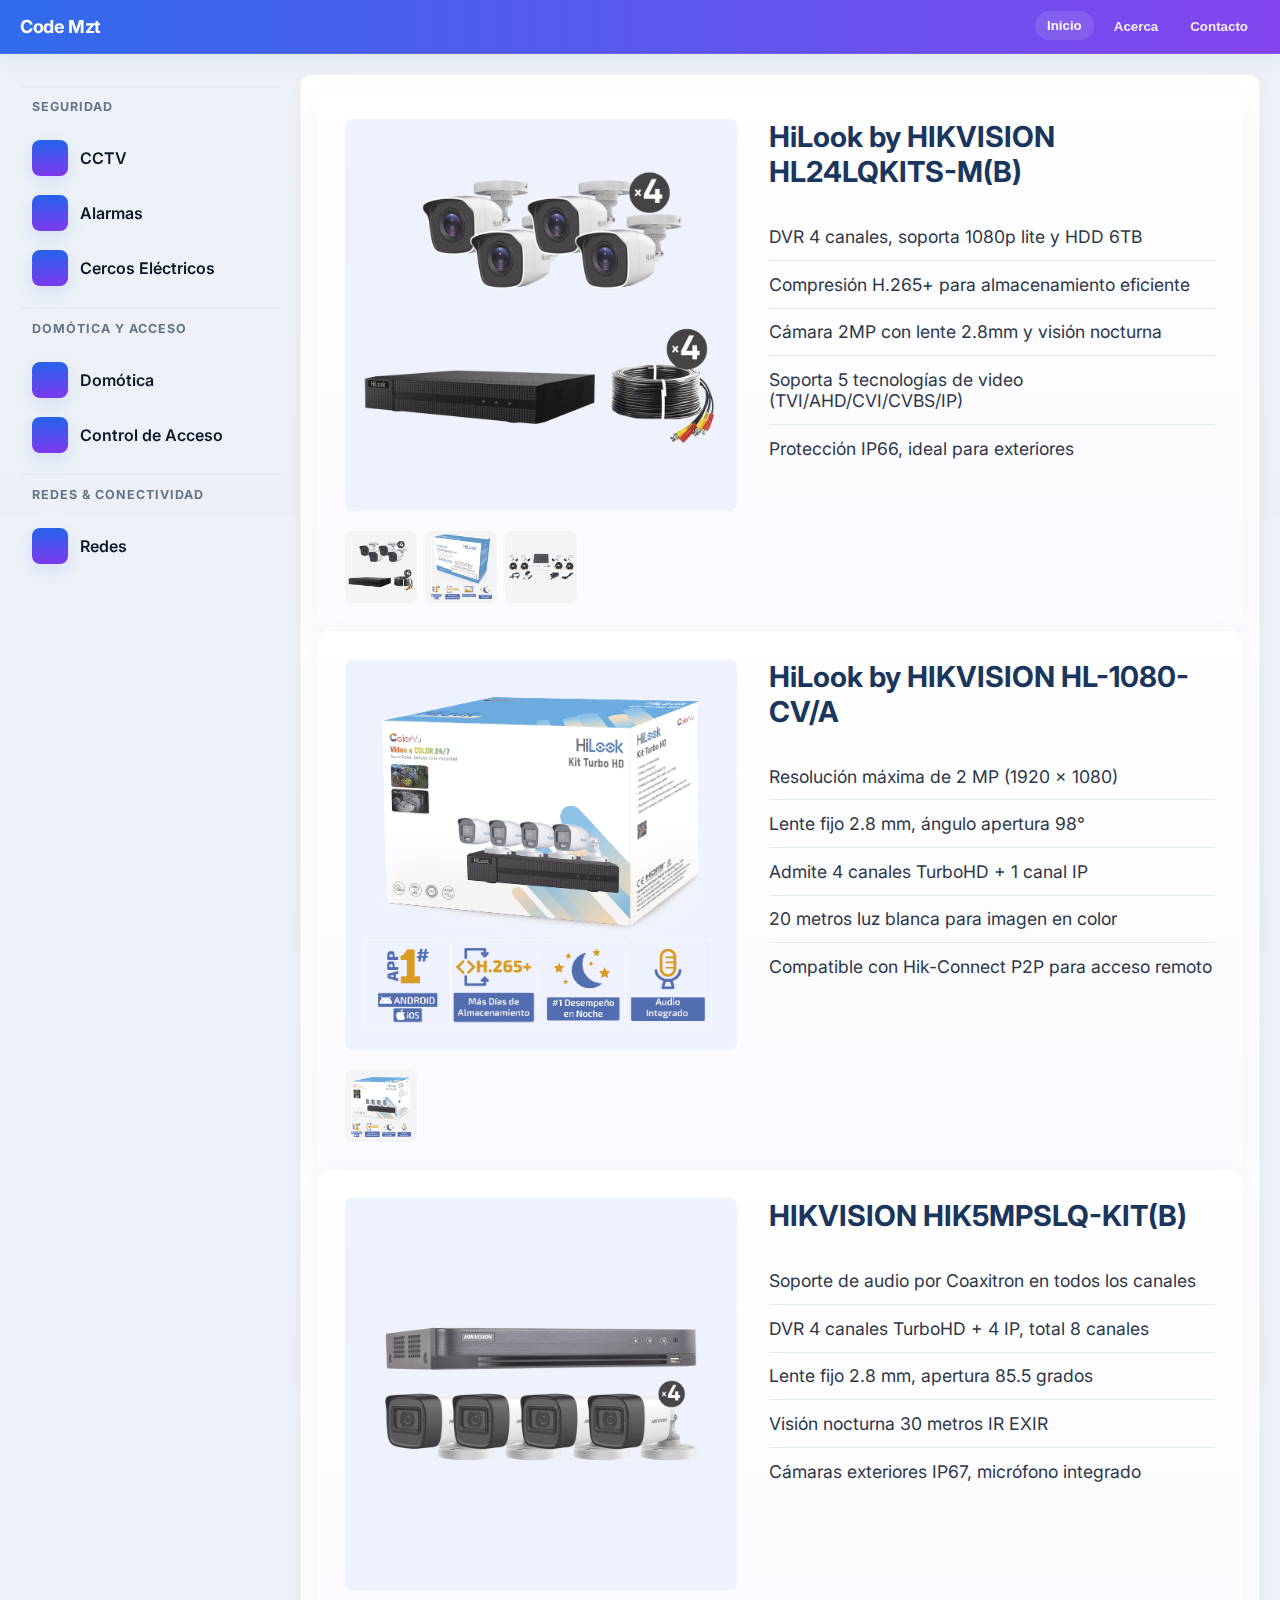
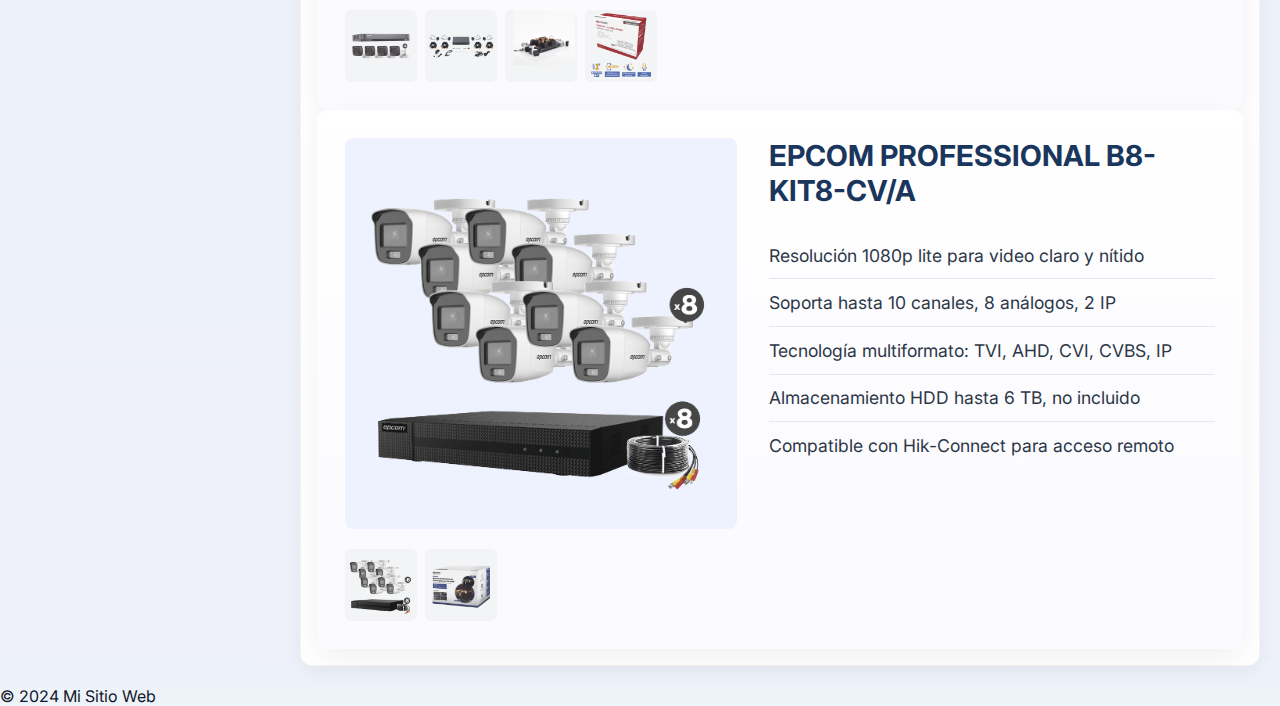
<file: Index.html>
<!DOCTYPE html>
<html lang="es">
<head>
    <meta charset="UTF-8">
    <meta name="viewport" content="width=device-width, initial-scale=1.0">
    <title>Code mzt</title>
    <!-- Vincula el archivo CSS -->
    <!-- Fuente moderna -->
    <link href="https://fonts.googleapis.com/css2?family=Inter:wght@300;400;600;700&display=swap" rel="stylesheet">
    <link rel="stylesheet" href="Style.css">
</head>
<body>
    <header class="site-header">
        <button id="toggleSidebar" class="sidebar-toggle" aria-label="Alternar barra lateral">☰</button>
        <h1 class="site-title">Code Mzt</h1>
        <nav class="tabs" role="tablist" aria-label="Pestañas principales">
            <button class="tab active" role="tab" data-target="home">Inicio</button>
            <button class="tab" role="tab" data-target="about">Acerca</button>
            <button class="tab" role="tab" data-target="contact">Contacto</button>
        </nav>
    </header>

    <div class="layout">
        <aside class="sidebar" id="sidebar">
            <nav>
                <ul>
                    <li class="section-header">Seguridad</li>
                    <li class="menu-item">
                        <a href="cctv.html" data-nav="cctv">CCTV</a>
                        <ul class="submenu">
                            <li><a href="cctvkit.html">Kits de Vigilancia</a></li>
                            <li><a href="cip.html">Cámaras IP</a></li>
                            <li><a href="dvr.html">DVR/NVR</a></li>
                            <li><a href="cwifi.html">Cámaras Wifi</a></li>
                            <li><a href="acctv.html">Accesorios CCTV</a></li>
                        </ul>
                    </li>
                    <li class="menu-item">
                        <a href="alarma.html" data-nav="Alarmas">Alarmas</a>
                        <ul class="submenu">
                            <li><a href="#sensores">Sensores</a></li>
                            <li><a href="#paneles">Paneles</a></li>
                            <li><a href="#sirenas">Sirenas</a></li>
                        </ul>
                    </li>
                    <li class="menu-item">
                        <a href="cercos.html" data-nav="Cercos">Cercos Eléctricos</a>
                        <ul class="submenu">
                            <li><a href="#cercos">Cercos</a></li>
                        </ul>
                    </li>
                    <li class="section-header">Domótica y Acceso</li>
                    <li class="menu-item">
                        <a href="domotica.html" data-nav="domotica">Domótica</a>
                        <ul class="submenu">
                            <li><a href="#domotica">Domótica</a></li>
                        </ul>
                    </li>
                    <li class="menu-item">
                        <a href="sca.html" data-nav="sca">Control de Acceso</a>
                        <ul class="submenu">
                            <li><a href="#sca">Control de Acceso</a></li>
                        </ul>
                    </li>
                    <li class="section-header">Redes & Conectividad</li>
                    <li class="menu-item">
                        <a href="redes.html" data-nav="redes">Redes</a>
                        <ul class="submenu">
                            <li><a href="#redes">Redes</a></li>
                        </ul>
                    </li>
                </ul>
            </nav>
        </aside>

        <main class="content">
            <section id="home" class="tab-panel active" role="tabpanel">
                <div class="contenedor">
                    <div class="imagen-container">
                        <div class="main-display">
                            <img src="kit1.png" alt="Sistema CCTV" class="main-img">
                        </div>
                        <div class="thumbnails">
                            <div class="thumbnail">
                                <img src="kit1.png" alt="Sistema CCTV" class="thumb-img">
                            </div>
                            <div class="thumbnail">
                                <img src="kit13.png" alt="Sistema CCTV" class="thumb-img">
                            </div>
                            <div class="thumbnail">
                                <img src="kit12.png" alt="Sistema CCTV" class="thumb-img">
                            </div>
                        </div>
                        <!-- Botón de selección eliminado: ahora se selecciona la imagen haciendo clic en la miniatura -->
                    </div>
                    <div class="texto">
                        <h2>HiLook by HIKVISION HL24LQKITS-M(B)</h2>
                        <div class="especificaciones">
                            <ul>
                                <li>DVR 4 canales, soporta 1080p lite y HDD 6TB</li>
                                <li>Compresión H.265+ para almacenamiento eficiente</li>
                                <li>Cámara 2MP con lente 2.8mm y visión nocturna</li>
                                <li>Soporta 5 tecnologías de video (TVI/AHD/CVI/CVBS/IP)</li>
                                <li>Protección IP66, ideal para exteriores</li>
                            </ul>
                        </div>
                    </div>
                </div>
                <div class="contenedor">
                    <div class="imagen-container">
                        <div class="main-display">
                            <img src="kit2.png" alt="Sistema CCTV" class="main-img">
                        </div>
                        <div class="thumbnails">
                            <div class="thumbnail">
                                <img src="kit2.png" alt="Sistema CCTV" class="thumb-img">
                            </div>
                        </div>
                        <!-- Botón de selección eliminado: ahora se selecciona la imagen haciendo clic en la miniatura -->
                    </div>
                    <div class="texto">
                        <h2>HiLook by HIKVISION HL-1080-CV/A</h2>
                        <div class="especificaciones">
                            <ul>
                                <li>Resolución máxima de 2 MP (1920 x 1080)</li>
                                <li>Lente fijo 2.8 mm, ángulo apertura 98°</li>
                                <li>Admite 4 canales TurboHD + 1 canal IP</li>
                                <li>20 metros luz blanca para imagen en color</li>
                                <li>Compatible con Hik-Connect P2P para acceso remoto</li>
                            </ul>
                        </div>
                    </div>
                </div>
                <div class="contenedor">
                    <div class="imagen-container">
                        <div class="main-display">
                            <img src="kit3.png" alt="Sistema CCTV" class="main-img">
                        </div>
                        <div class="thumbnails">
                            <div class="thumbnail">
                                <img src="kit3.png" alt="Sistema CCTV" class="thumb-img">
                            </div>
                            <div class="thumbnail">
                                <img src="kit31.png" alt="Sistema CCTV" class="thumb-img">
                            </div>
                            <div class="thumbnail">
                                <img src="kit32.png" alt="Sistema CCTV" class="thumb-img">
                            </div>
                            <div class="thumbnail">
                                <img src="kit33.png" alt="Sistema CCTV" class="thumb-img">
                            </div>
                        </div>
                        <!-- Botón de selección eliminado: ahora se selecciona la imagen haciendo clic en la miniatura -->
                    </div>
                    <div class="texto">
                        <h2>HIKVISION HIK5MPSLQ-KIT(B)</h2>
                        <div class="especificaciones">
                            <ul>
                                <li>Soporte de audio por Coaxitron en todos los canales</li>
                                <li>DVR 4 canales TurboHD + 4 IP, total 8 canales</li>
                                <li>Lente fijo 2.8 mm, apertura 85.5 grados</li>
                                <li>Visión nocturna 30 metros IR EXIR</li>
                                <li>Cámaras exteriores IP67, micrófono integrado</li>
                            </ul>
                        </div>
                    </div>
                </div>
                <div class="contenedor">
                    <div class="imagen-container">
                        <div class="main-display">
                            <img src="kit4.png" alt="Sistema CCTV" class="main-img">
                        </div>
                        <div class="thumbnails">
                            <div class="thumbnail">
                                <img src="kit4.png" alt="Sistema CCTV" class="thumb-img">
                            </div>
                            <div class="thumbnail">
                                <img src="kit41.png" alt="Sistema CCTV" class="thumb-img">
                            </div>
                        </div>
                        <!-- Botón de selección eliminado: ahora se selecciona la imagen haciendo clic en la miniatura -->
                    </div>
                    <div class="texto">
                        <h2>EPCOM PROFESSIONAL B8-KIT8-CV/A</h2>
                        <div class="especificaciones">
                            <ul>
                                <li>Resolución 1080p lite para video claro y nítido</li>
                                <li>Soporta hasta 10 canales, 8 análogos, 2 IP</li>
                                <li>Tecnología multiformato: TVI, AHD, CVI, CVBS, IP</li>
                                <li>Almacenamiento HDD hasta 6 TB, no incluido</li>
                                <li>Compatible con Hik-Connect para acceso remoto</li>
                            </ul>
                        </div>
                    </div>
                </div>
            </section>

            <section id="about" class="tab-panel" role="tabpanel" hidden>
                <h2>Acerca</h2>
                <div class="about-text">
                    <p class="lead">En CODE, nos apasiona proteger lo que más valoras.</p>

                    <p>Nos dedicamos a brindar soluciones integrales en seguridad para hogares y negocios, trabajando con marcas reconocidas y productos de la más alta calidad.</p>

                    <p>Nuestro compromiso es ofrecerte tranquilidad, confianza y tecnología de punta, adaptándonos a tus necesidades con instalaciones profesionales y atención personalizada.</p>

                    <div class="service-grid" aria-hidden="false">
                        <div class="service-card">
                            <h4>Instalación profesional</h4>
                            <p>Instalamos equipos con certificación y pruebas en sitio, cuidando estética y funcionamiento.</p>
                        </div>
                        <div class="service-card">
                            <h4>Mantenimiento &amp; Soporte</h4>
                            <p>Planes preventivos y soporte técnico rápido para mantener tus sistemas siempre activos.</p>
                        </div>
                        <div class="service-card">
                            <h4>Integración &amp; Automatización</h4>
                            <p>Integramos cámaras, alarmas y control de acceso con plataformas para monitoreo y control remoto.</p>
                        </div>
                    </div>

                    <p>Porque tu seguridad no es un lujo, es una prioridad.</p>

                    <ul class="values-list">
                        <li>Calidad</li>
                        <li>Confianza</li>
                        <li>Soporte 24/7</li>
                    </ul>

                    <div class="about-cta">
                        <a href="#contact" class="cta-button">Contáctanos</a>
                    </div>
                </div>
            </section>

            <section id="contact" class="tab-panel" role="tabpanel" hidden>
                <h2>Contacto</h2>
                <div class="contact-container">
                    <form class="contact-form" id="contactForm">
                        <div class="form-group">
                            <label for="nombre">Nombre completo *</label>
                            <input type="text" id="nombre" name="nombre" required placeholder="Tu nombre completo">
                        </div>

                        <div class="form-group">
                            <label for="empresa">Empresa (opcional)</label>
                            <input type="text" id="empresa" name="empresa" placeholder="Nombre de la empresa">
                        </div>

                        <div class="form-group">
                            <label for="asunto">Asunto *</label>
                            <select id="asunto" name="asunto" required>
                                <option value="">Seleccione una opción</option>
                                <option value="Cotización">Solicitar cotización</option>
                                <option value="Soporte">Soporte técnico</option>
                                <option value="Información">Información general</option>
                            </select>
                        </div>

                        <div class="form-group">
                            <label for="email">Correo electrónico (opcional)</label>
                            <input type="email" id="email" name="email" placeholder="tu@ejemplo.com">
                        </div>

                        <div class="form-group full">
                            <label for="mensaje">Mensaje *</label>
                            <textarea id="mensaje" name="mensaje" rows="5" required placeholder="Cuéntanos brevemente en qué podemos ayudarte..."></textarea>
                        </div>

                        <div class="form-group full">
                            <small class="contact-note">Al enviar aceptas que usemos la información para contactarte. Respetamos tu privacidad.</small>
                        </div>

                        <button type="submit" class="submit-btn">Enviar por WhatsApp</button>
                    </form>
                </div>
            </section>
        </main>
    </div>

    <footer class="site-footer">
        <p>&copy; 2024 Mi Sitio Web</p>
    </footer>

    <!-- Vincula el archivo JavaScript al final del body -->
    <script src="script.js"></script>
</body>
</html>
</file>
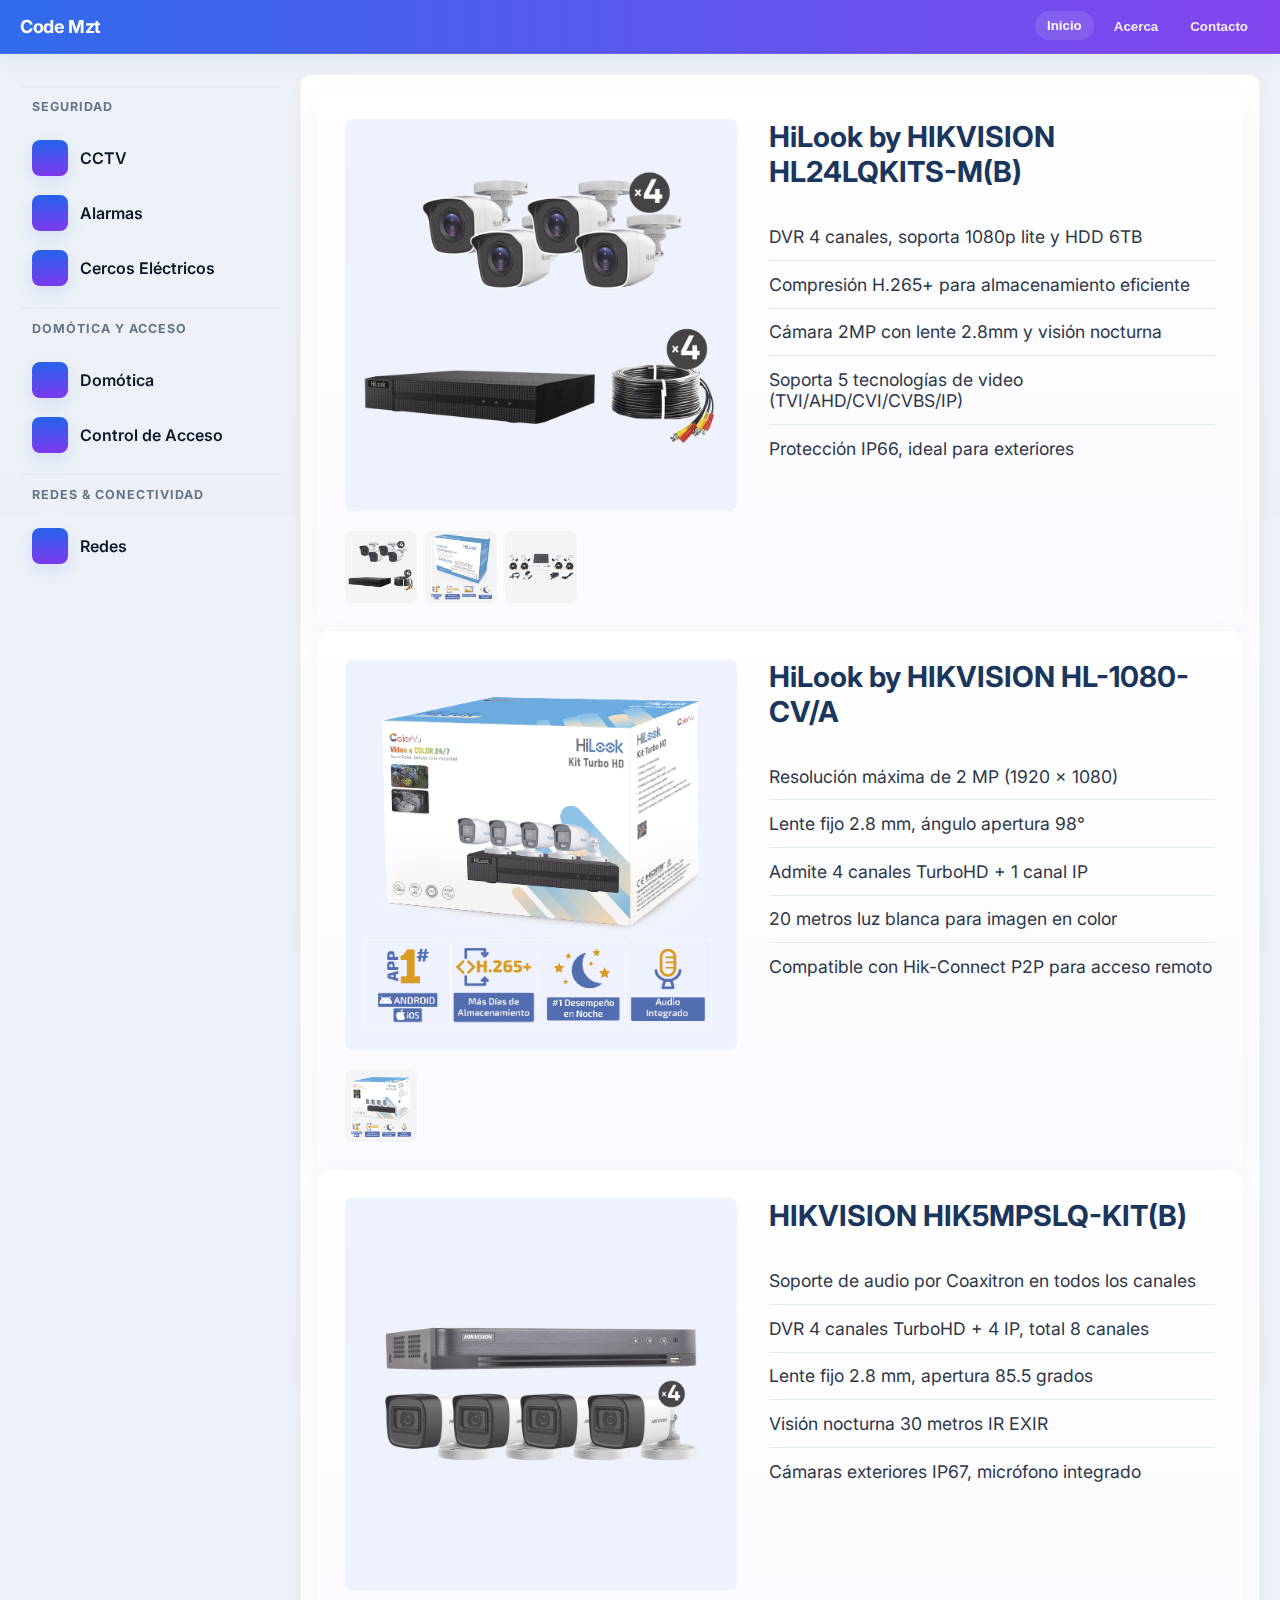
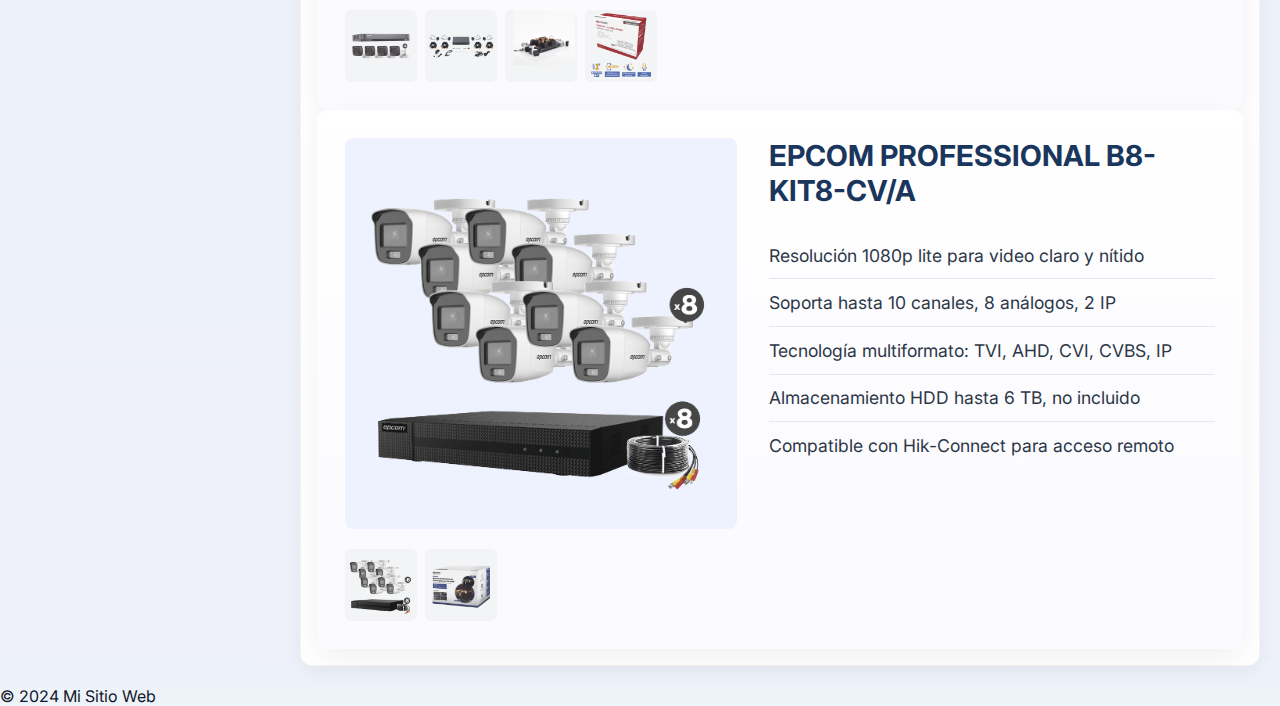
<file: index.html>
<!DOCTYPE html>
<html lang="es">
<head>
    <meta charset="UTF-8">
    <meta name="viewport" content="width=device-width, initial-scale=1.0">
    <title>Code mzt</title>
    <!-- Vincula el archivo CSS -->
    <!-- Fuente moderna -->
    <link href="https://fonts.googleapis.com/css2?family=Inter:wght@300;400;600;700&display=swap" rel="stylesheet">
    <link rel="stylesheet" href="Style.css">
</head>
<body>
    <header class="site-header">
        <button id="toggleSidebar" class="sidebar-toggle" aria-label="Alternar barra lateral">☰</button>
        <h1 class="site-title">Code Mzt</h1>
        <nav class="tabs" role="tablist" aria-label="Pestañas principales">
            <button class="tab active" role="tab" data-target="home">Inicio</button>
            <button class="tab" role="tab" data-target="about">Acerca</button>
            <button class="tab" role="tab" data-target="contact">Contacto</button>
        </nav>
    </header>

    <div class="layout">
        <aside class="sidebar" id="sidebar">
            <nav>
                <ul>
                    <li class="section-header">Seguridad</li>
                    <li class="menu-item">
                        <a href="cctv.html" data-nav="cctv">CCTV</a>
                        <ul class="submenu">
                            <li><a href="cctvkit.html">Kits de Vigilancia</a></li>
                            <li><a href="cip.html">Cámaras IP</a></li>
                            <li><a href="dvr.html">DVR/NVR</a></li>
                            <li><a href="cwifi.html">Cámaras Wifi</a></li>
                            <li><a href="acctv.html">Accesorios CCTV</a></li>
                        </ul>
                    </li>
                    <li class="menu-item">
                        <a href="alarma.html" data-nav="Alarmas">Alarmas</a>
                        <ul class="submenu">
                            <li><a href="#sensores">Sensores</a></li>
                            <li><a href="#paneles">Paneles</a></li>
                            <li><a href="#sirenas">Sirenas</a></li>
                        </ul>
                    </li>
                    <li class="menu-item">
                        <a href="cercos.html" data-nav="Cercos">Cercos Eléctricos</a>
                        <ul class="submenu">
                            <li><a href="#cercos">Cercos</a></li>
                        </ul>
                    </li>
                    <li class="section-header">Domótica y Acceso</li>
                    <li class="menu-item">
                        <a href="domotica.html" data-nav="domotica">Domótica</a>
                        <ul class="submenu">
                            <li><a href="#domotica">Domótica</a></li>
                        </ul>
                    </li>
                    <li class="menu-item">
                        <a href="sca.html" data-nav="sca">Control de Acceso</a>
                        <ul class="submenu">
                            <li><a href="#sca">Control de Acceso</a></li>
                        </ul>
                    </li>
                    <li class="section-header">Redes & Conectividad</li>
                    <li class="menu-item">
                        <a href="redes.html" data-nav="redes">Redes</a>
                        <ul class="submenu">
                            <li><a href="#redes">Redes</a></li>
                        </ul>
                    </li>
                </ul>
            </nav>
        </aside>

        <main class="content">
            <section id="home" class="tab-panel active" role="tabpanel">
                <div class="contenedor">
                    <div class="imagen-container">
                        <div class="main-display">
                            <img src="kit1.png" alt="Sistema CCTV" class="main-img">
                        </div>
                        <div class="thumbnails">
                            <div class="thumbnail">
                                <img src="kit1.png" alt="Sistema CCTV" class="thumb-img">
                            </div>
                            <div class="thumbnail">
                                <img src="kit13.png" alt="Sistema CCTV" class="thumb-img">
                            </div>
                            <div class="thumbnail">
                                <img src="kit12.png" alt="Sistema CCTV" class="thumb-img">
                            </div>
                        </div>
                        <!-- Botón de selección eliminado: ahora se selecciona la imagen haciendo clic en la miniatura -->
                    </div>
                    <div class="texto">
                        <h2>HiLook by HIKVISION HL24LQKITS-M(B)</h2>
                        <div class="especificaciones">
                            <ul>
                                <li>DVR 4 canales, soporta 1080p lite y HDD 6TB</li>
                                <li>Compresión H.265+ para almacenamiento eficiente</li>
                                <li>Cámara 2MP con lente 2.8mm y visión nocturna</li>
                                <li>Soporta 5 tecnologías de video (TVI/AHD/CVI/CVBS/IP)</li>
                                <li>Protección IP66, ideal para exteriores</li>
                            </ul>
                        </div>
                    </div>
                </div>
                <div class="contenedor">
                    <div class="imagen-container">
                        <div class="main-display">
                            <img src="kit2.png" alt="Sistema CCTV" class="main-img">
                        </div>
                        <div class="thumbnails">
                            <div class="thumbnail">
                                <img src="kit2.png" alt="Sistema CCTV" class="thumb-img">
                            </div>
                        </div>
                        <!-- Botón de selección eliminado: ahora se selecciona la imagen haciendo clic en la miniatura -->
                    </div>
                    <div class="texto">
                        <h2>HiLook by HIKVISION HL-1080-CV/A</h2>
                        <div class="especificaciones">
                            <ul>
                                <li>Resolución máxima de 2 MP (1920 x 1080)</li>
                                <li>Lente fijo 2.8 mm, ángulo apertura 98°</li>
                                <li>Admite 4 canales TurboHD + 1 canal IP</li>
                                <li>20 metros luz blanca para imagen en color</li>
                                <li>Compatible con Hik-Connect P2P para acceso remoto</li>
                            </ul>
                        </div>
                    </div>
                </div>
                <div class="contenedor">
                    <div class="imagen-container">
                        <div class="main-display">
                            <img src="kit3.png" alt="Sistema CCTV" class="main-img">
                        </div>
                        <div class="thumbnails">
                            <div class="thumbnail">
                                <img src="kit3.png" alt="Sistema CCTV" class="thumb-img">
                            </div>
                            <div class="thumbnail">
                                <img src="kit31.png" alt="Sistema CCTV" class="thumb-img">
                            </div>
                            <div class="thumbnail">
                                <img src="kit32.png" alt="Sistema CCTV" class="thumb-img">
                            </div>
                            <div class="thumbnail">
                                <img src="kit33.png" alt="Sistema CCTV" class="thumb-img">
                            </div>
                        </div>
                        <!-- Botón de selección eliminado: ahora se selecciona la imagen haciendo clic en la miniatura -->
                    </div>
                    <div class="texto">
                        <h2>HIKVISION HIK5MPSLQ-KIT(B)</h2>
                        <div class="especificaciones">
                            <ul>
                                <li>Soporte de audio por Coaxitron en todos los canales</li>
                                <li>DVR 4 canales TurboHD + 4 IP, total 8 canales</li>
                                <li>Lente fijo 2.8 mm, apertura 85.5 grados</li>
                                <li>Visión nocturna 30 metros IR EXIR</li>
                                <li>Cámaras exteriores IP67, micrófono integrado</li>
                            </ul>
                        </div>
                    </div>
                </div>
                <div class="contenedor">
                    <div class="imagen-container">
                        <div class="main-display">
                            <img src="kit4.png" alt="Sistema CCTV" class="main-img">
                        </div>
                        <div class="thumbnails">
                            <div class="thumbnail">
                                <img src="kit4.png" alt="Sistema CCTV" class="thumb-img">
                            </div>
                            <div class="thumbnail">
                                <img src="kit41.png" alt="Sistema CCTV" class="thumb-img">
                            </div>
                        </div>
                        <!-- Botón de selección eliminado: ahora se selecciona la imagen haciendo clic en la miniatura -->
                    </div>
                    <div class="texto">
                        <h2>EPCOM PROFESSIONAL B8-KIT8-CV/A</h2>
                        <div class="especificaciones">
                            <ul>
                                <li>Resolución 1080p lite para video claro y nítido</li>
                                <li>Soporta hasta 10 canales, 8 análogos, 2 IP</li>
                                <li>Tecnología multiformato: TVI, AHD, CVI, CVBS, IP</li>
                                <li>Almacenamiento HDD hasta 6 TB, no incluido</li>
                                <li>Compatible con Hik-Connect para acceso remoto</li>
                            </ul>
                        </div>
                    </div>
                </div>
            </section>

            <section id="about" class="tab-panel" role="tabpanel" hidden>
                <h2>Acerca</h2>
                <div class="about-text">
                    <p class="lead">En CODE, nos apasiona proteger lo que más valoras.</p>

                    <p>Nos dedicamos a brindar soluciones integrales en seguridad para hogares y negocios, trabajando con marcas reconocidas y productos de la más alta calidad.</p>

                    <p>Nuestro compromiso es ofrecerte tranquilidad, confianza y tecnología de punta, adaptándonos a tus necesidades con instalaciones profesionales y atención personalizada.</p>

                    <div class="service-grid" aria-hidden="false">
                        <div class="service-card">
                            <h4>Instalación profesional</h4>
                            <p>Instalamos equipos con certificación y pruebas en sitio, cuidando estética y funcionamiento.</p>
                        </div>
                        <div class="service-card">
                            <h4>Mantenimiento &amp; Soporte</h4>
                            <p>Planes preventivos y soporte técnico rápido para mantener tus sistemas siempre activos.</p>
                        </div>
                        <div class="service-card">
                            <h4>Integración &amp; Automatización</h4>
                            <p>Integramos cámaras, alarmas y control de acceso con plataformas para monitoreo y control remoto.</p>
                        </div>
                    </div>

                    <p>Porque tu seguridad no es un lujo, es una prioridad.</p>

                    <ul class="values-list">
                        <li>Calidad</li>
                        <li>Confianza</li>
                        <li>Soporte 24/7</li>
                    </ul>

                    <div class="about-cta">
                        <a href="#contact" class="cta-button">Contáctanos</a>
                    </div>
                </div>
            </section>

            <section id="contact" class="tab-panel" role="tabpanel" hidden>
                <h2>Contacto</h2>
                <div class="contact-container">
                    <form class="contact-form" id="contactForm">
                        <div class="form-group">
                            <label for="nombre">Nombre completo *</label>
                            <input type="text" id="nombre" name="nombre" required placeholder="Tu nombre completo">
                        </div>

                        <div class="form-group">
                            <label for="empresa">Empresa (opcional)</label>
                            <input type="text" id="empresa" name="empresa" placeholder="Nombre de la empresa">
                        </div>

                        <div class="form-group">
                            <label for="asunto">Asunto *</label>
                            <select id="asunto" name="asunto" required>
                                <option value="">Seleccione una opción</option>
                                <option value="Cotización">Solicitar cotización</option>
                                <option value="Soporte">Soporte técnico</option>
                                <option value="Información">Información general</option>
                            </select>
                        </div>

                        <div class="form-group">
                            <label for="email">Correo electrónico (opcional)</label>
                            <input type="email" id="email" name="email" placeholder="tu@ejemplo.com">
                        </div>

                        <div class="form-group full">
                            <label for="mensaje">Mensaje *</label>
                            <textarea id="mensaje" name="mensaje" rows="5" required placeholder="Cuéntanos brevemente en qué podemos ayudarte..."></textarea>
                        </div>

                        <div class="form-group full">
                            <small class="contact-note">Al enviar aceptas que usemos la información para contactarte. Respetamos tu privacidad.</small>
                        </div>

                        <button type="submit" class="submit-btn">Enviar por WhatsApp</button>
                    </form>
                </div>
            </section>
        </main>
    </div>

    <footer class="site-footer">
        <p>&copy; 2024 Mi Sitio Web</p>
    </footer>

    <!-- Vincula el archivo JavaScript al final del body -->
    <script src="script.js"></script>
</body>
</html>
</file>
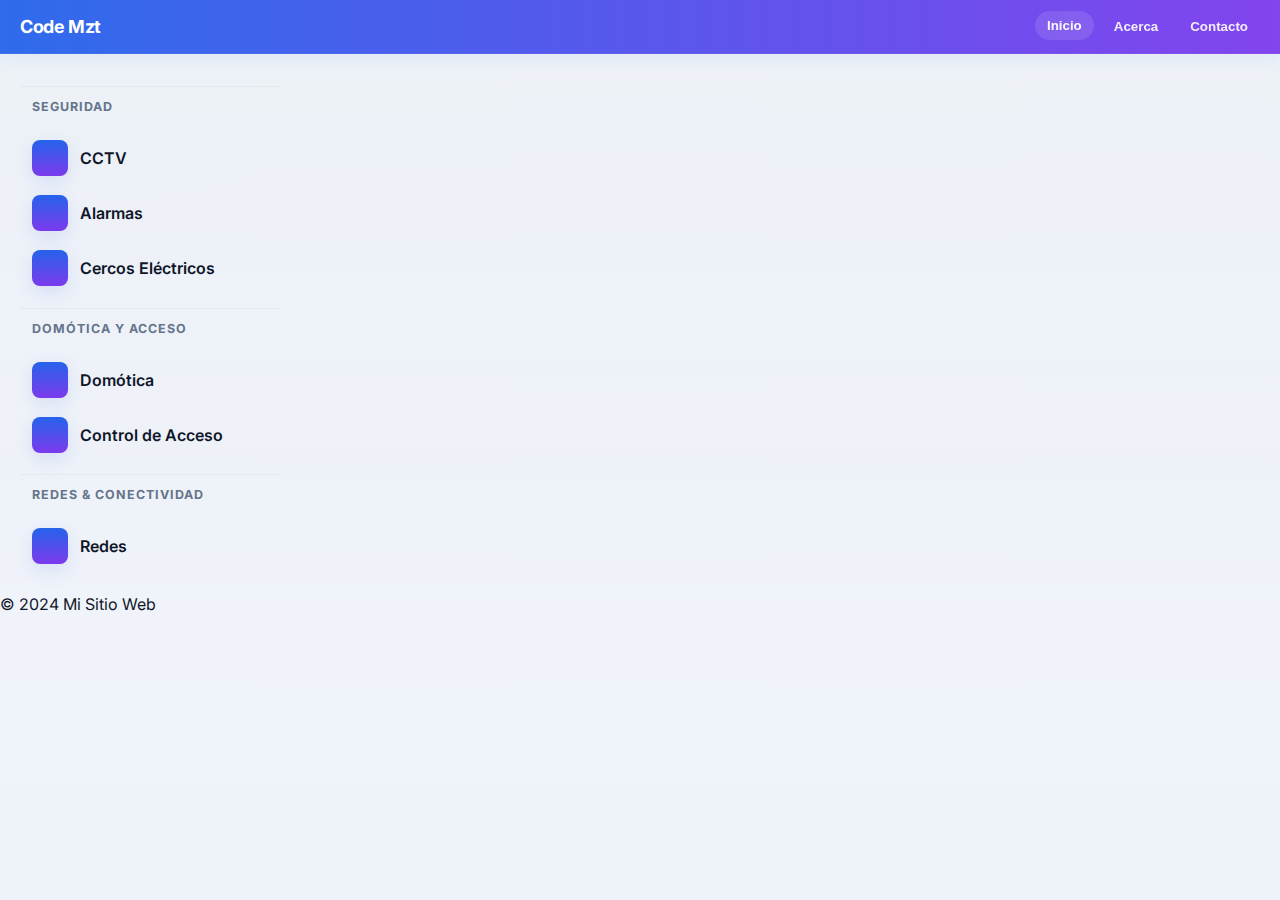
<file: alarma.html>
<!DOCTYPE html>
<html lang="es">
<head>
    <meta charset="UTF-8">
    <meta name="viewport" content="width=device-width, initial-scale=1.0">
    <title>Code mzt</title>
    <!-- Vincula el archivo CSS -->
    <!-- Fuente moderna -->
    <link href="https://fonts.googleapis.com/css2?family=Inter:wght@300;400;600;700&display=swap" rel="stylesheet">
    <link rel="stylesheet" href="Style.css">
</head>
<body>
    <header class="site-header">
        <button id="toggleSidebar" class="sidebar-toggle" aria-label="Alternar barra lateral">☰</button>
        <h1 class="site-title">Code Mzt</h1>
        <nav class="tabs" role="tablist" aria-label="Pestañas principales">
            <button class="tab active" role="tab" data-target="home">Inicio</button>
            <button class="tab" role="tab" data-target="about">Acerca</button>
            <button class="tab" role="tab" data-target="contact">Contacto</button>
        </nav>
    </header>

    <div class="layout">
        <aside class="sidebar" id="sidebar">
            <nav>
                <ul>
                    <li class="section-header">Seguridad</li>
                    <li class="menu-item">
                        <a href="cctv.html" data-nav="cctv">CCTV</a>
                        <ul class="submenu">
                            <li><a href="cctvkit.html">Kits de Vigilancia</a></li>
                            <li><a href="cip.html">Cámaras IP</a></li>
                            <li><a href="dvr.html">DVR/NVR</a></li>
                            <li><a href="cwifi.html">Cámaras Wifi</a></li>
                            <li><a href="acctv.html">Accesorios CCTV</a></li>
                        </ul>
                    </li>
                    <li class="menu-item">
                        <a href="alarma.html" data-nav="Alarmas">Alarmas</a>
                        <ul class="submenu">
                            <li><a href="#sensores">Sensores</a></li>
                            <li><a href="#paneles">Paneles</a></li>
                            <li><a href="#sirenas">Sirenas</a></li>
                        </ul>
                    </li>
                    <li class="menu-item">
                        <a href="cercos.html" data-nav="Cercos">Cercos Eléctricos</a>
                        <ul class="submenu">
                            <li><a href="#cercos">Cercos</a></li>
                        </ul>
                    </li>
                    <li class="section-header">Domótica y Acceso</li>
                    <li class="menu-item">
                        <a href="domotica.html" data-nav="domotica">Domótica</a>
                        <ul class="submenu">
                            <li><a href="#domotica">Domótica</a></li>
                        </ul>
                    </li>
                    <li class="menu-item">
                        <a href="sca.html" data-nav="sca">Control de Acceso</a>
                        <ul class="submenu">
                            <li><a href="#sca">Control de Acceso</a></li>
                        </ul>
                    </li>
                    <li class="section-header">Redes & Conectividad</li>
                    <li class="menu-item">
                        <a href="redes.html" data-nav="redes">Redes</a>
                        <ul class="submenu">
                            <li><a href="#redes">Redes</a></li>
                        </ul>
                    </li>
                </ul>
            </nav>
        </aside>

       

            <section id="about" class="tab-panel" role="tabpanel" hidden>
                <h2>Acerca</h2>
                <div class="about-text">
                    <p class="lead">En CODE, nos apasiona proteger lo que más valoras.</p>

                    <p>Nos dedicamos a brindar soluciones integrales en seguridad para hogares y negocios, trabajando con marcas reconocidas y productos de la más alta calidad.</p>

                    <p>Nuestro compromiso es ofrecerte tranquilidad, confianza y tecnología de punta, adaptándonos a tus necesidades con instalaciones profesionales y atención personalizada.</p>

                    <div class="service-grid" aria-hidden="false">
                        <div class="service-card">
                            <h4>Instalación profesional</h4>
                            <p>Instalamos equipos con certificación y pruebas en sitio, cuidando estética y funcionamiento.</p>
                        </div>
                        <div class="service-card">
                            <h4>Mantenimiento &amp; Soporte</h4>
                            <p>Planes preventivos y soporte técnico rápido para mantener tus sistemas siempre activos.</p>
                        </div>
                        <div class="service-card">
                            <h4>Integración &amp; Automatización</h4>
                            <p>Integramos cámaras, alarmas y control de acceso con plataformas para monitoreo y control remoto.</p>
                        </div>
                    </div>

                    <p>Porque tu seguridad no es un lujo, es una prioridad.</p>

                    <ul class="values-list">
                        <li>Calidad</li>
                        <li>Confianza</li>
                        <li>Soporte 24/7</li>
                    </ul>

                    <div class="about-cta">
                        <a href="#contact" class="cta-button">Contáctanos</a>
                    </div>
                </div>
            </section>

            <section id="contact" class="tab-panel" role="tabpanel" hidden>
                <h2>Contacto</h2>
                <div class="contact-container">
                    <form class="contact-form" id="contactForm">
                        <div class="form-group">
                            <label for="nombre">Nombre completo *</label>
                            <input type="text" id="nombre" name="nombre" required placeholder="Tu nombre completo">
                        </div>

                        <div class="form-group">
                            <label for="empresa">Empresa (opcional)</label>
                            <input type="text" id="empresa" name="empresa" placeholder="Nombre de la empresa">
                        </div>

                        <div class="form-group">
                            <label for="asunto">Asunto *</label>
                            <select id="asunto" name="asunto" required>
                                <option value="">Seleccione una opción</option>
                                <option value="Cotización">Solicitar cotización</option>
                                <option value="Soporte">Soporte técnico</option>
                                <option value="Información">Información general</option>
                            </select>
                        </div>

                        <div class="form-group">
                            <label for="email">Correo electrónico (opcional)</label>
                            <input type="email" id="email" name="email" placeholder="tu@ejemplo.com">
                        </div>

                        <div class="form-group full">
                            <label for="mensaje">Mensaje *</label>
                            <textarea id="mensaje" name="mensaje" rows="5" required placeholder="Cuéntanos brevemente en qué podemos ayudarte..."></textarea>
                        </div>

                        <div class="form-group full">
                            <small class="contact-note">Al enviar aceptas que usemos la información para contactarte. Respetamos tu privacidad.</small>
                        </div>

                        <button type="submit" class="submit-btn">Enviar por WhatsApp</button>
                    </form>
                </div>
            </section>
        </main>
    </div>

    <footer class="site-footer">
        <p>&copy; 2024 Mi Sitio Web</p>
    </footer>

    <!-- Vincula el archivo JavaScript al final del body -->
    <script src="script.js"></script>
</body>
</html>
</file>
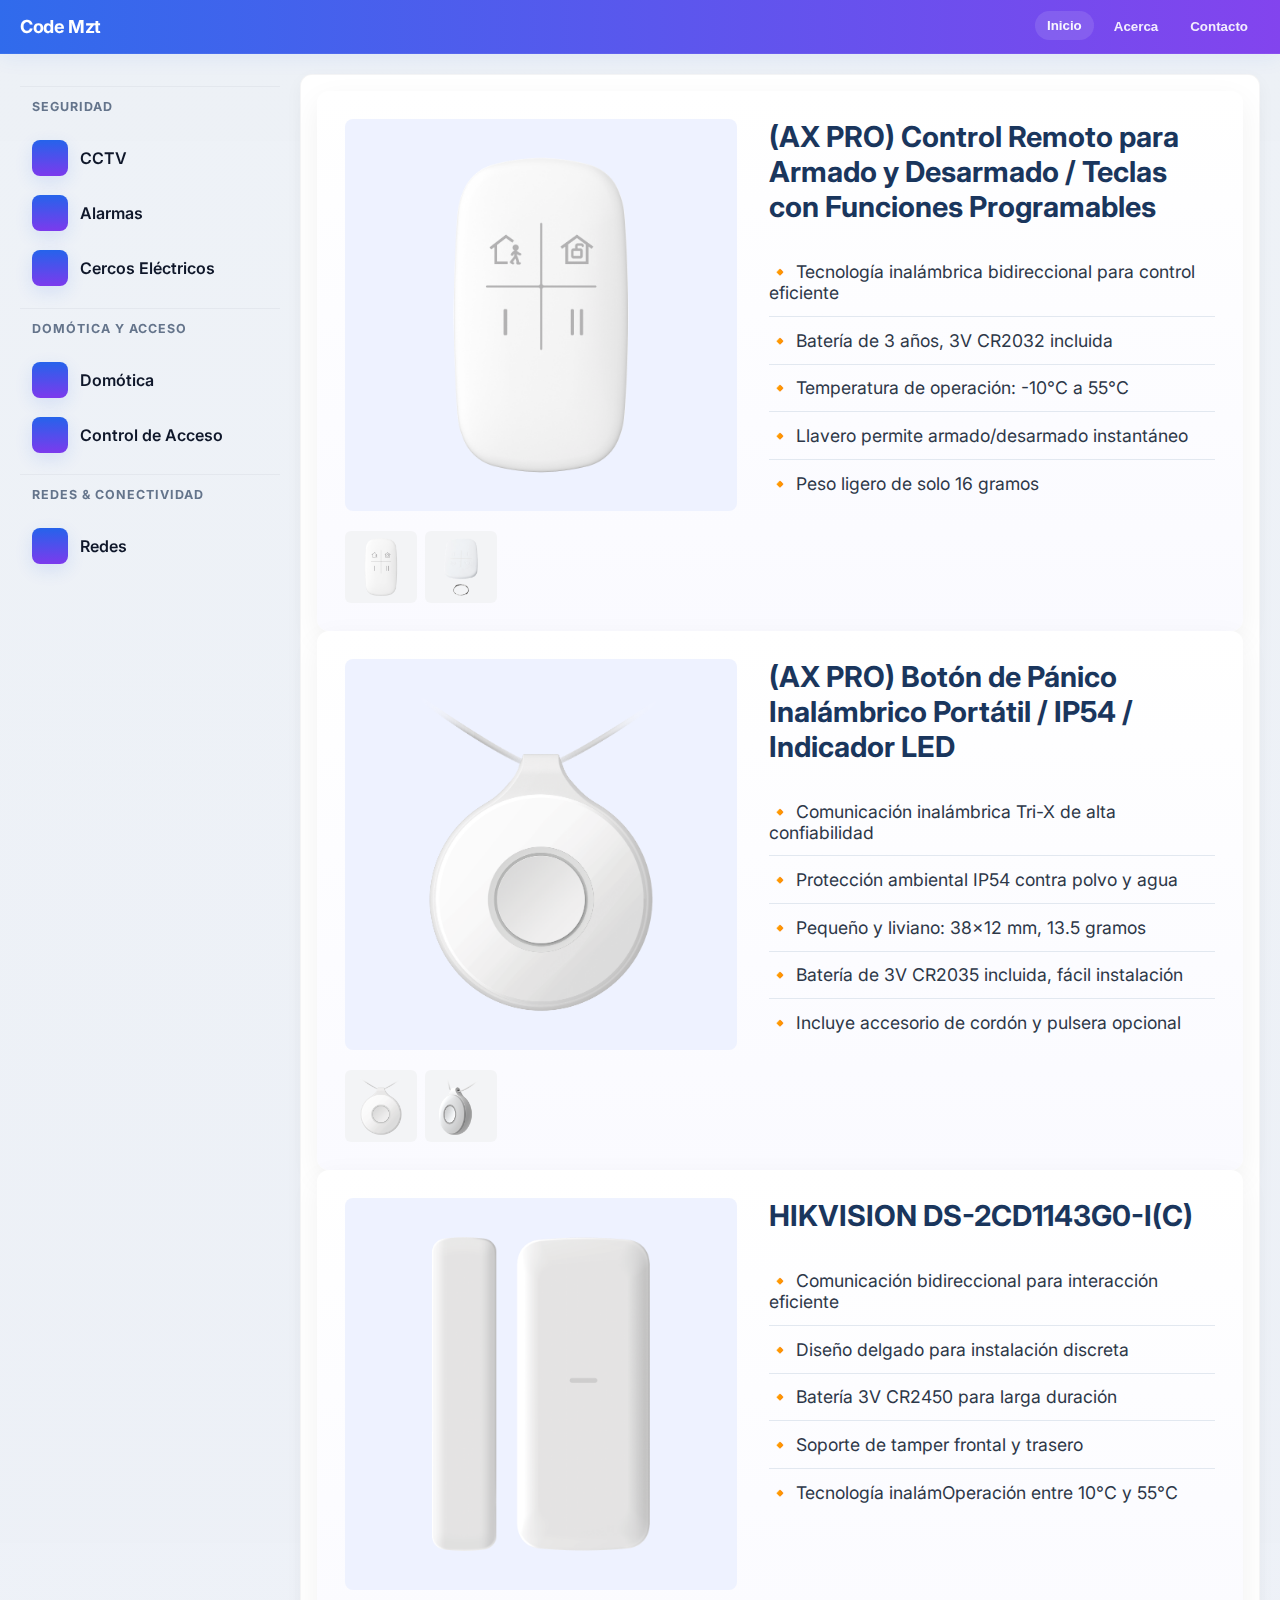
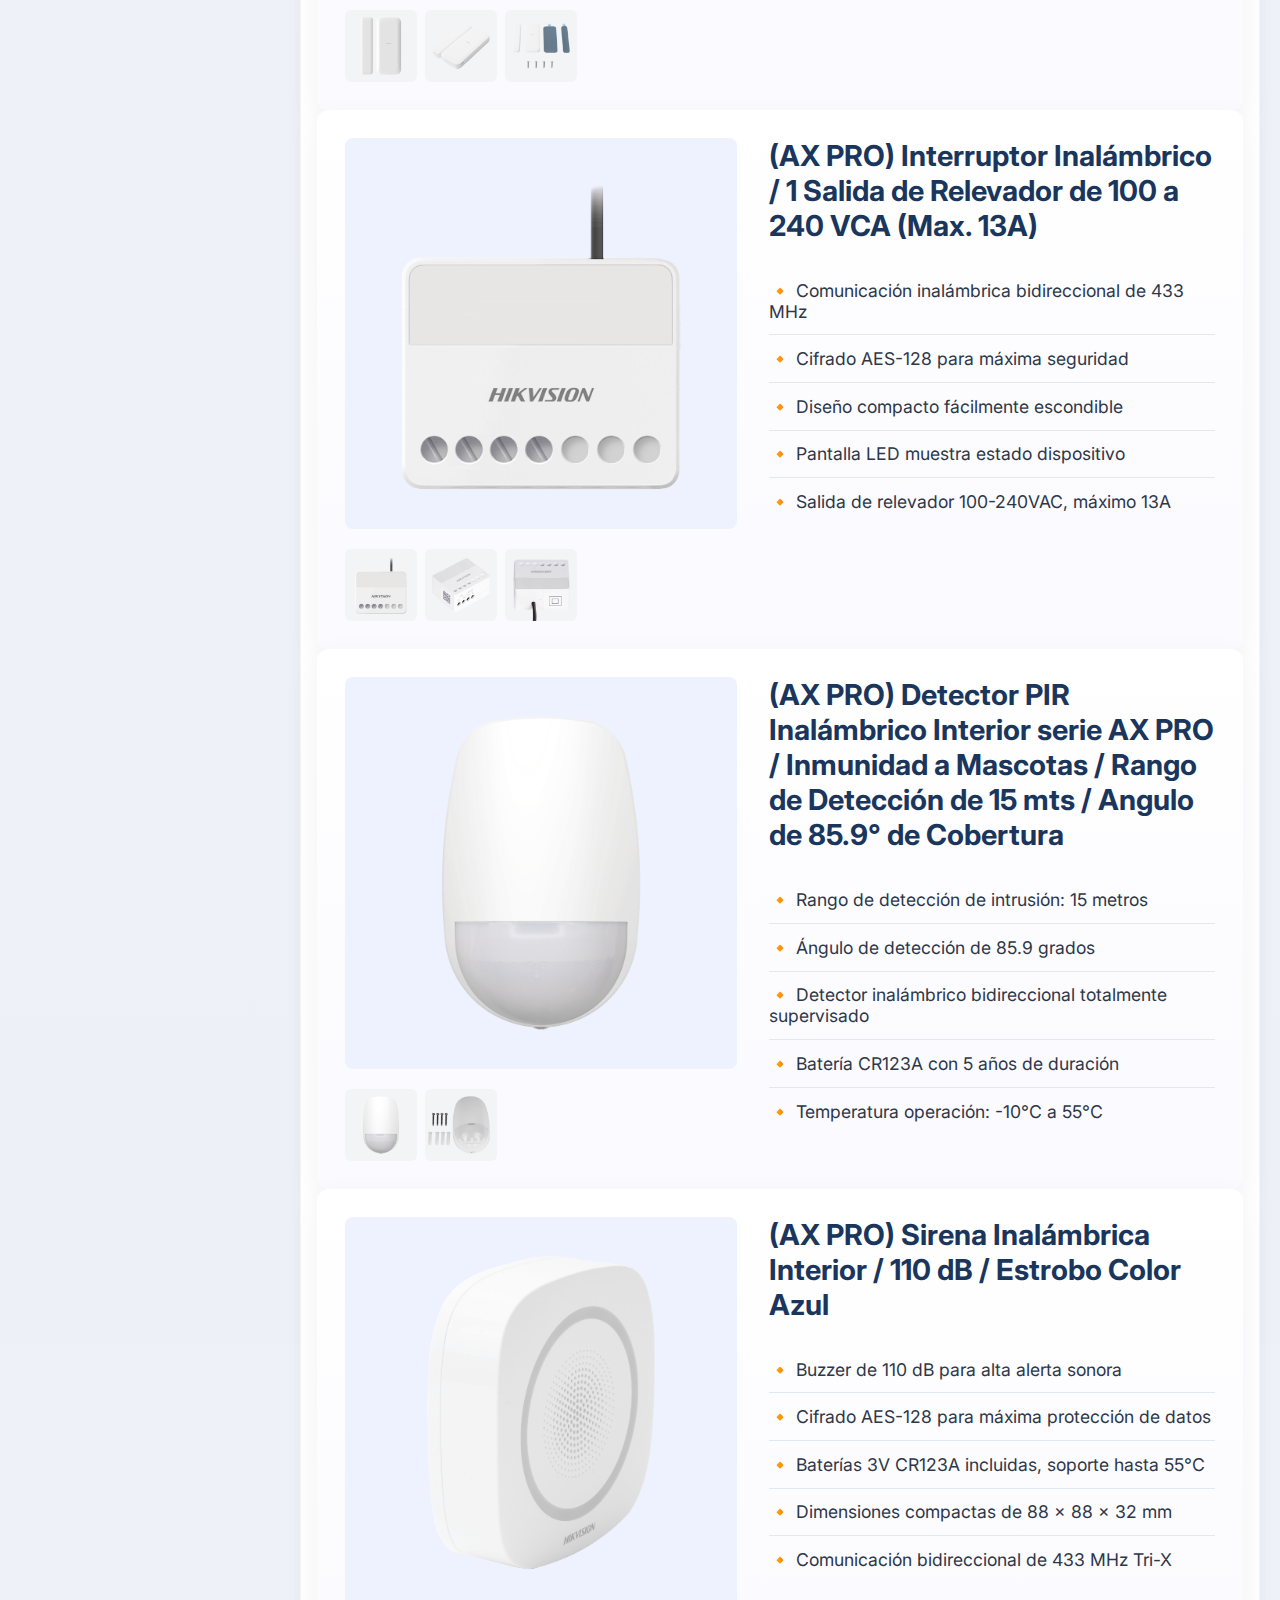
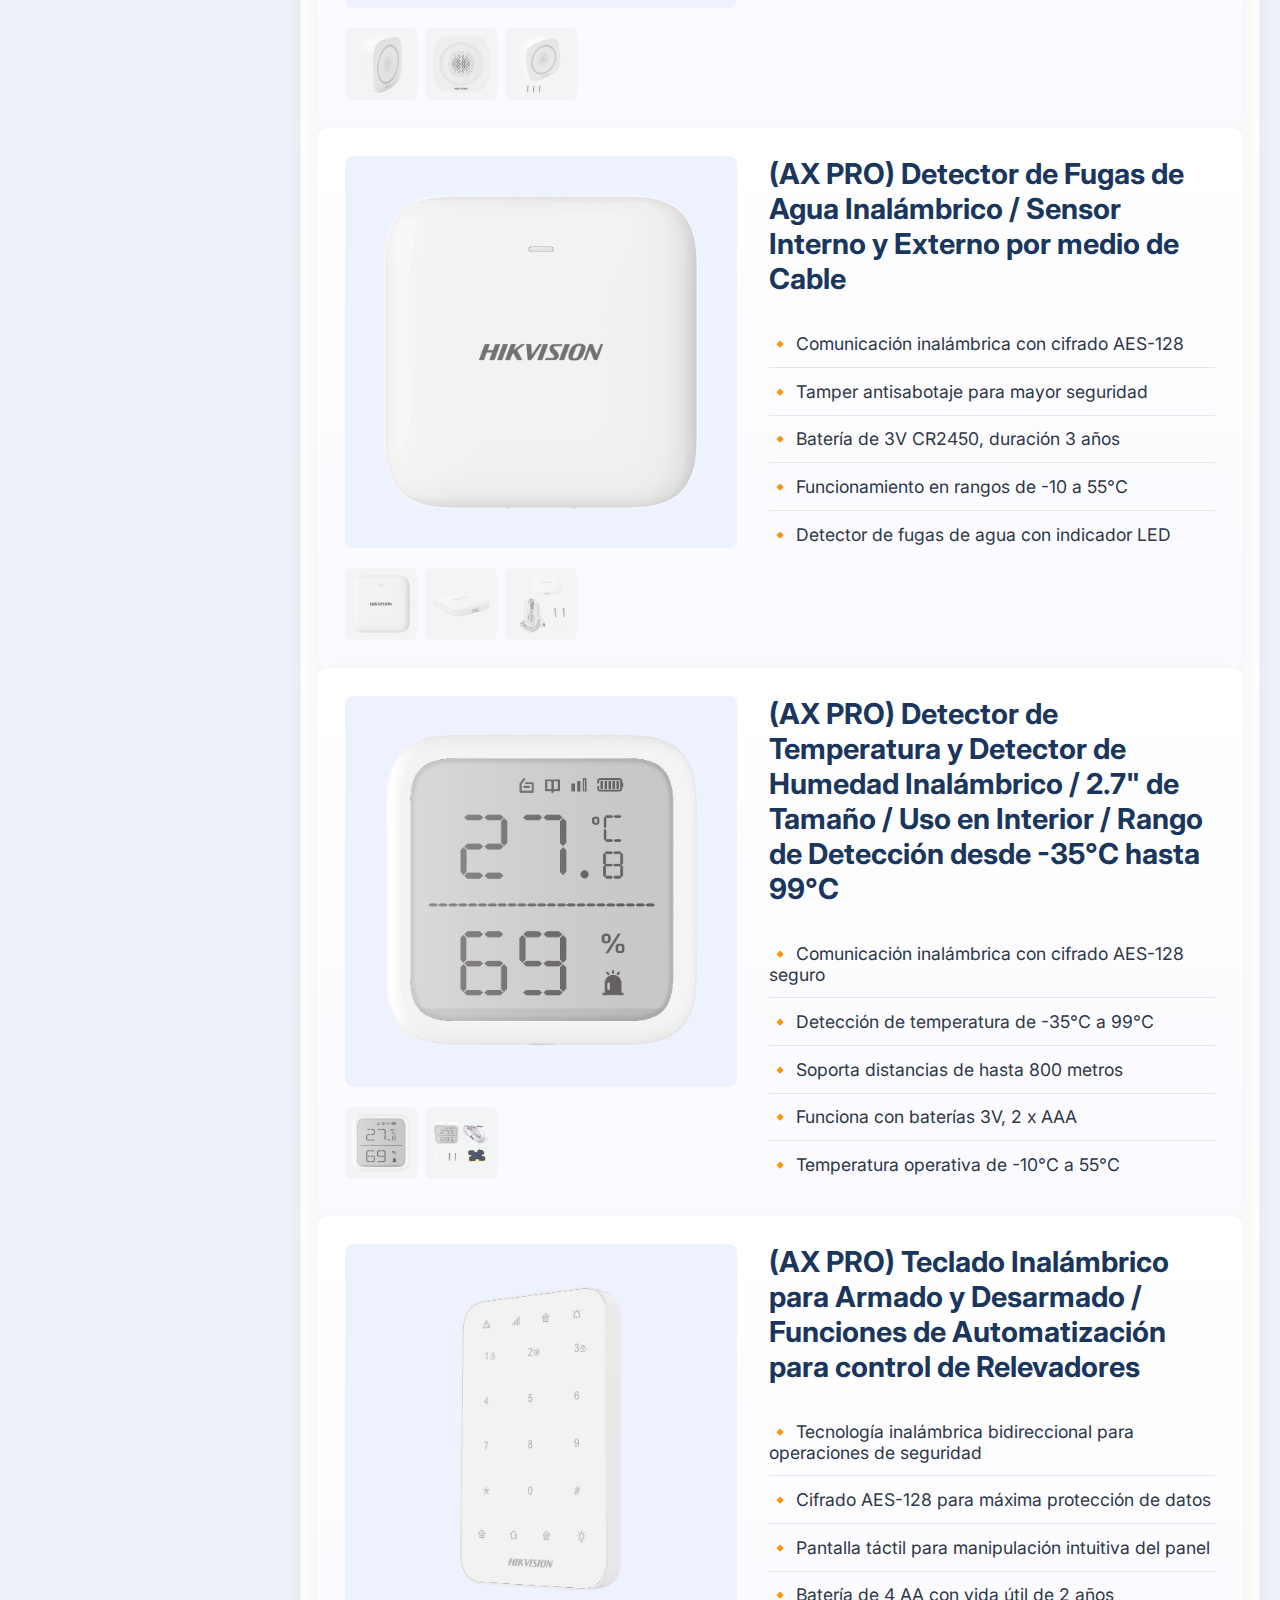
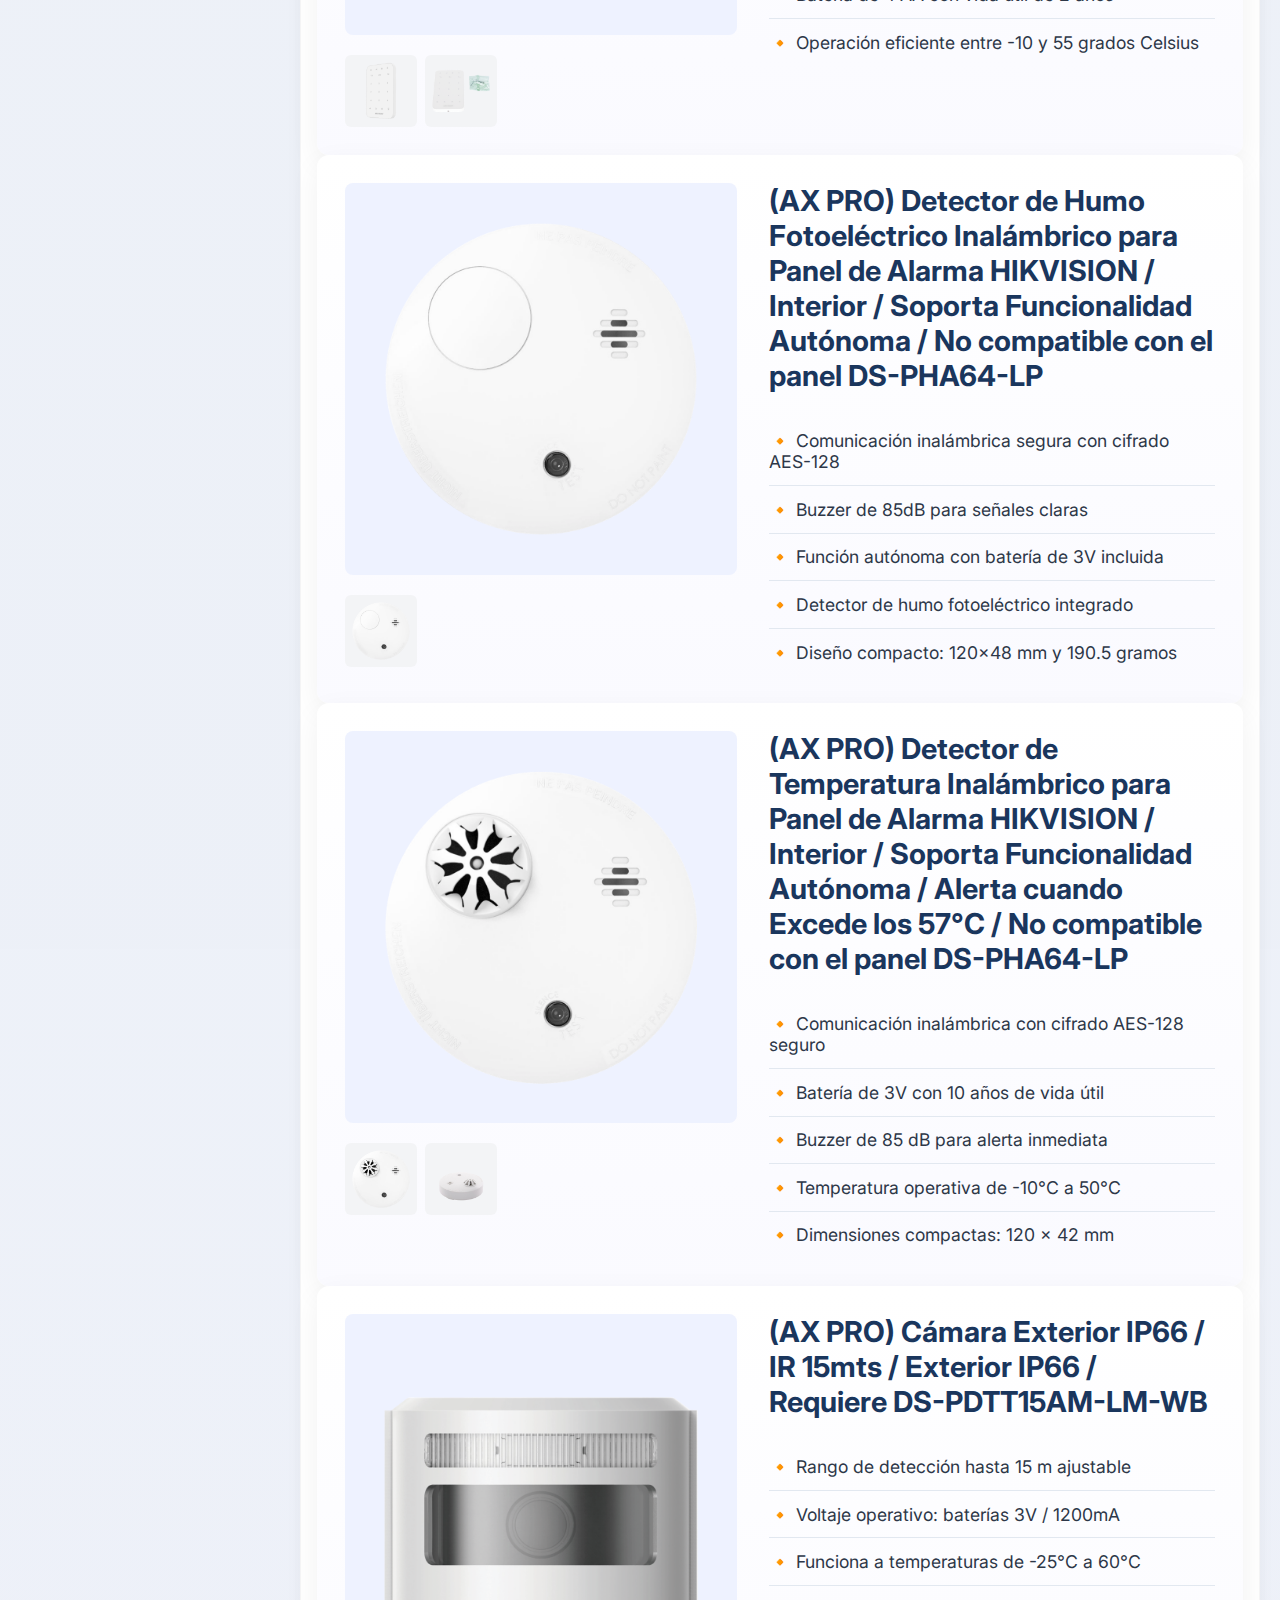
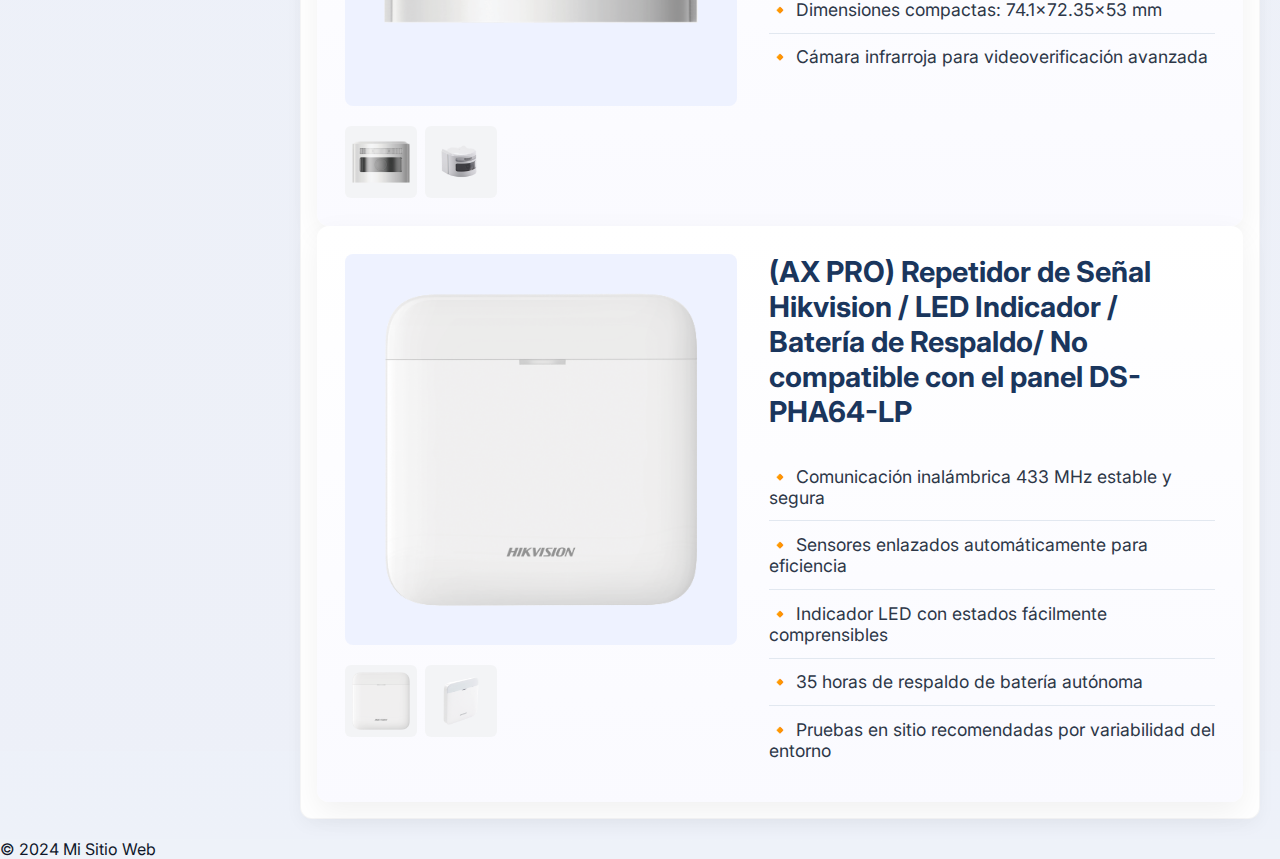
<file: asensores.html>
<!DOCTYPE html>
<html lang="es">
<head>
    <meta charset="UTF-8">
    <meta name="viewport" content="width=device-width, initial-scale=1.0">
    <title>Code mzt</title>
    <!-- Vincula el archivo CSS -->
    <!-- Fuente moderna -->
    <link href="https://fonts.googleapis.com/css2?family=Inter:wght@300;400;600;700&display=swap" rel="stylesheet">
    <link rel="stylesheet" href="Style.css">
</head>
<body>
    <header class="site-header">
        <button id="toggleSidebar" class="sidebar-toggle" aria-label="Alternar barra lateral">☰</button>
        <h1 class="site-title">Code Mzt</h1>
        <nav class="tabs" role="tablist" aria-label="Pestañas principales">
            <button class="tab active" role="tab" data-target="home">Inicio</button>
            <button class="tab" role="tab" data-target="about">Acerca</button>
            <button class="tab" role="tab" data-target="contact">Contacto</button>
        </nav>
    </header>

    <div class="layout">
        <aside class="sidebar" id="sidebar">
            <nav>
                <ul>
                    <li class="section-header">Seguridad</li>
                    <li class="menu-item">
                        <a href="cctv.html" data-nav="cctv">CCTV</a>
                        <ul class="submenu">
                            <li><a href="cctvkit.html">Kits de Vigilancia</a></li>
                            <li><a href="cip.html">Cámaras IP</a></li>
                            <li><a href="dvr.html">DVR/NVR</a></li>
                            <li><a href="cwifi.html">Cámaras Wifi</a></li>
                            <li><a href="acctv.html">Accesorios CCTV</a></li>
                        </ul>
                    </li>
                    <li class="menu-item">
                        <a href="alarma.html" data-nav="Alarmas">Alarmas</a>
                        <ul class="submenu">
                            <li><a href="#sensores">Sensores</a></li>
                            <li><a href="#paneles">Paneles</a></li>
                            <li><a href="#sirenas">Sirenas</a></li>
                        </ul>
                    </li>
                    <li class="menu-item">
                        <a href="cercos.html" data-nav="Cercos">Cercos Eléctricos</a>
                        <ul class="submenu">
                            <li><a href="#cercos">Cercos</a></li>
                        </ul>
                    </li>
                    <li class="section-header">Domótica y Acceso</li>
                    <li class="menu-item">
                        <a href="domotica.html" data-nav="domotica">Domótica</a>
                        <ul class="submenu">
                            <li><a href="#domotica">Domótica</a></li>
                        </ul>
                    </li>
                    <li class="menu-item">
                        <a href="sca.html" data-nav="sca">Control de Acceso</a>
                        <ul class="submenu">
                            <li><a href="#sca">Control de Acceso</a></li>
                        </ul>
                    </li>
                    <li class="section-header">Redes & Conectividad</li>
                    <li class="menu-item">
                        <a href="redes.html" data-nav="redes">Redes</a>
                        <ul class="submenu">
                            <li><a href="#redes">Redes</a></li>
                        </ul>
                    </li>
                </ul>
            </nav>
        </aside>

        <main class="content">
            <section id="home" class="tab-panel active" role="tabpanel">
                <div class="contenedor">
                    <div class="imagen-container">
                        <div class="main-display">
                            <img src="Imagenes/asensor1.png" alt="Sistema CCTV" class="main-img">
                        </div>
                        <div class="thumbnails">
                            <div class="thumbnail">
                                <img src="Imagenes/asensor1.png" alt="Sistema CCTV" class="thumb-img">
                            </div>
                            <div class="thumbnail">
                                <img src="Imagenes/asensor12.png" alt="Sistema CCTV" class="thumb-img">
                            </div>
                        </div>
                        <!-- Botón de selección eliminado: ahora se selecciona la imagen haciendo clic en la miniatura -->
                    </div>
                    <div class="texto">
                        <h2>(AX PRO) Control Remoto para Armado y Desarmado / Teclas con Funciones Programables</h2>
                        <div class="especificaciones">
                            <ul>
                                <li>🔸  Tecnología inalámbrica bidireccional para control eficiente</li>
                                <li>🔸  Batería de 3 años, 3V CR2032 incluida</li>
                                <li>🔸  Temperatura de operación: -10°C a 55°C</li>
                                <li>🔸  Llavero permite armado/desarmado instantáneo</li>
                                <li>🔸  Peso ligero de solo 16 gramos</li>
                            </ul>
                        </div>
                    </div>
                </div>
                <div class="contenedor">
                    <div class="imagen-container">
                        <div class="main-display">
                            <img src="Imagenes/asensor2.png" alt="Sistema CCTV" class="main-img">
                        </div>
                        <div class="thumbnails">
                            <div class="thumbnail">
                                <img src="Imagenes/asensor2.png" alt="Sistema CCTV" class="thumb-img">
                            </div>
                            <div class="thumbnail">
                                <img src="Imagenes/asensor22.png" alt="Sistema CCTV" class="thumb-img">
                            </div>
                        </div>
                        <!-- Botón de selección eliminado: ahora se selecciona la imagen haciendo clic en la miniatura -->
                    </div>
                    <div class="texto">
                        <h2>(AX PRO) Botón de Pánico Inalámbrico Portátil / IP54 / Indicador LED</h2>
                        <div class="especificaciones">
                            <ul>
                                <li>🔸  Comunicación inalámbrica Tri-X de alta confiabilidad</li>
                                <li>🔸  Protección ambiental IP54 contra polvo y agua</li>
                                <li>🔸  Pequeño y liviano: 38x12 mm, 13.5 gramos</li>
                                <li>🔸  Batería de 3V CR2035 incluida, fácil instalación</li>
                                <li>🔸  Incluye accesorio de cordón y pulsera opcional</li>
                            </ul>
                        </div>
                    </div>
                </div>
                <div class="contenedor">
                    <div class="imagen-container">
                        <div class="main-display">
                            <img src="Imagenes/asensor3.png" alt="Sistema CCTV" class="main-img">
                        </div>
                        <div class="thumbnails">
                            <div class="thumbnail">
                                <img src="Imagenes/asensor3.png" alt="Sistema CCTV" class="thumb-img">
                            </div>
                            <div class="thumbnail">
                                <img src="Imagenes/asensor32.png" alt="Sistema CCTV" class="thumb-img">
                            </div>
                            <div class="thumbnail">
                                <img src="Imagenes/asensor33.png" alt="Sistema CCTV" class="thumb-img">
                            </div>
                        </div>
                        <!-- Botón de selección eliminado: ahora se selecciona la imagen haciendo clic en la miniatura -->
                    </div>
                    <div class="texto">
                        <h2>HIKVISION DS-2CD1143G0-I(C)</h2>
                        <div class="especificaciones">
                            <ul>
                                <li>🔸  Comunicación bidireccional para interacción eficiente</li>
                                <li>🔸  Diseño delgado para instalación discreta</li>
                                <li>🔸  Batería 3V CR2450 para larga duración</li>
                                <li>🔸  Soporte de tamper frontal y trasero</li>
                                <li>🔸  Tecnología inalámOperación entre 10°C y 55°C</li>
                            </ul>
                        </div>
                    </div>
                </div>
                <div class="contenedor">
                    <div class="imagen-container">
                        <div class="main-display">
                            <img src="Imagenes/asensor4.png" alt="Sistema CCTV" class="main-img">
                        </div>
                        <div class="thumbnails">
                            <div class="thumbnail">
                                <img src="Imagenes/asensor4.png" alt="Sistema CCTV" class="thumb-img">
                            </div>
                            <div class="thumbnail">
                                <img src="Imagenes/asensor42.png" alt="Sistema CCTV" class="thumb-img">
                            </div>
                            <div class="thumbnail">
                                <img src="Imagenes/asensor43.png" alt="Sistema CCTV" class="thumb-img">
                            </div>
                        </div>
                        <!-- Botón de selección eliminado: ahora se selecciona la imagen haciendo clic en la miniatura -->
                    </div>
                    <div class="texto">
                        <h2>(AX PRO) Interruptor Inalámbrico / 1 Salida de Relevador de 100 a 240 VCA (Max. 13A)</h2>
                        <div class="especificaciones">
                            <ul>
                                <li>🔸  Comunicación inalámbrica bidireccional de 433 MHz</li>
                                <li>🔸  Cifrado AES-128 para máxima seguridad</li>
                                <li>🔸  Diseño compacto fácilmente escondible</li>
                                <li>🔸  Pantalla LED muestra estado dispositivo</li>
                                <li>🔸  Salida de relevador 100-240VAC, máximo 13A</li>
                            </ul>
                        </div>
                    </div>
                </div>
                <div class="contenedor">
                    <div class="imagen-container">
                        <div class="main-display">
                            <img src="Imagenes/asensor5.png" alt="Sistema CCTV" class="main-img">
                        </div>
                        <div class="thumbnails">
                            <div class="thumbnail">
                                <img src="Imagenes/asensor5.png" alt="Sistema CCTV" class="thumb-img">
                            </div>
                            <div class="thumbnail">
                                <img src="Imagenes/asensor52.png" alt="Sistema CCTV" class="thumb-img">
                            </div>
                        </div>
                        <!-- Botón de selección eliminado: ahora se selecciona la imagen haciendo clic en la miniatura -->
                    </div>
                    <div class="texto">
                        <h2>(AX PRO) Detector PIR Inalámbrico Interior serie AX PRO / Inmunidad a Mascotas / Rango de Detección de 15 mts / Angulo de 85.9° de Cobertura</h2>
                        <div class="especificaciones">
                            <ul>
                                <li>🔸  Rango de detección de intrusión: 15 metros</li>
                                <li>🔸  Ángulo de detección de 85.9 grados</li>
                                <li>🔸  Detector inalámbrico bidireccional totalmente supervisado</li>
                                <li>🔸  Batería CR123A con 5 años de duración</li>
                                <li>🔸  Temperatura operación: -10°C a 55°C</li>
                            </ul>
                        </div>
                    </div>
                </div>
                <div class="contenedor">
                    <div class="imagen-container">
                        <div class="main-display">
                            <img src="Imagenes/asensor6.png" alt="Sistema CCTV" class="main-img">
                        </div>
                        <div class="thumbnails">
                            <div class="thumbnail">
                                <img src="Imagenes/asensor6.png" alt="Sistema CCTV" class="thumb-img">
                            </div>
                            <div class="thumbnail">
                                <img src="Imagenes/asensor62.png" alt="Sistema CCTV" class="thumb-img">
                            </div>
                            <div class="thumbnail">
                                <img src="Imagenes/asensor63.png" alt="Sistema CCTV" class="thumb-img">
                            </div>
                        </div>
                        <!-- Botón de selección eliminado: ahora se selecciona la imagen haciendo clic en la miniatura -->
                    </div>
                    <div class="texto">
                        <h2>(AX PRO) Sirena Inalámbrica Interior / 110 dB / Estrobo Color Azul</h2>
                        <div class="especificaciones">
                            <ul>
                                <li>🔸  Buzzer de 110 dB para alta alerta sonora</li>
                                <li>🔸  Cifrado AES-128 para máxima protección de datos</li>
                                <li>🔸  Baterías 3V CR123A incluidas, soporte hasta 55°C</li>
                                <li>🔸  Dimensiones compactas de 88 x 88 x 32 mm</li>
                                <li>🔸  Comunicación bidireccional de 433 MHz Tri-X</li>
                            </ul>
                        </div>
                    </div>
                </div>
                <div class="contenedor">
                    <div class="imagen-container">
                        <div class="main-display">
                            <img src="Imagenes/asensor7.png" alt="Sistema CCTV" class="main-img">
                        </div>
                        <div class="thumbnails">
                            <div class="thumbnail">
                                <img src="Imagenes/asensor7.png" alt="Sistema CCTV" class="thumb-img">
                            </div>
                            <div class="thumbnail">
                                <img src="Imagenes/asensor72.png" alt="Sistema CCTV" class="thumb-img">
                            </div>
                            <div class="thumbnail">
                                <img src="Imagenes/asensor73.png" alt="Sistema CCTV" class="thumb-img">
                            </div>
                        </div>
                        <!-- Botón de selección eliminado: ahora se selecciona la imagen haciendo clic en la miniatura -->
                    </div>
                    <div class="texto">
                        <h2>(AX PRO) Detector de Fugas de Agua Inalámbrico / Sensor Interno y Externo por medio de Cable</h2>
                        <div class="especificaciones">
                            <ul>
                                <li>🔸  Comunicación inalámbrica con cifrado AES-128</li>
                                <li>🔸  Tamper antisabotaje para mayor seguridad</li>
                                <li>🔸  Batería de 3V CR2450, duración 3 años</li>
                                <li>🔸  Funcionamiento en rangos de -10 a 55°C</li>
                                <li>🔸  Detector de fugas de agua con indicador LED</li>
                            </ul>
                        </div>
                    </div>
                </div>
                <div class="contenedor">
                    <div class="imagen-container">
                        <div class="main-display">
                            <img src="Imagenes/asensor8.png" alt="Sistema CCTV" class="main-img">
                        </div>
                        <div class="thumbnails">
                            <div class="thumbnail">
                                <img src="Imagenes/asensor8.png" alt="Sistema CCTV" class="thumb-img">
                            </div>
                            <div class="thumbnail">
                                <img src="Imagenes/asensor82.png" alt="Sistema CCTV" class="thumb-img">
                            </div>
                        </div>
                        <!-- Botón de selección eliminado: ahora se selecciona la imagen haciendo clic en la miniatura -->
                    </div>
                    <div class="texto">
                        <h2>(AX PRO) Detector de Temperatura y Detector de Humedad Inalámbrico / 2.7" de Tamaño / Uso en Interior / Rango de Detección desde -35°C hasta 99°C</h2>
                        <div class="especificaciones">
                            <ul>
                                <li>🔸  Comunicación inalámbrica con cifrado AES-128 seguro</li>
                                <li>🔸  Detección de temperatura de -35°C a 99°C</li>
                                <li>🔸  Soporta distancias de hasta 800 metros</li>
                                <li>🔸  Funciona con baterías 3V, 2 x AAA</li>
                                <li>🔸  Temperatura operativa de -10°C a 55°C</li>
                            </ul>
                        </div>
                    </div>
                </div>
                <div class="contenedor">
                    <div class="imagen-container">
                        <div class="main-display">
                            <img src="Imagenes/asensor9.png" alt="Sistema CCTV" class="main-img">
                        </div>
                        <div class="thumbnails">
                            <div class="thumbnail">
                                <img src="Imagenes/asensor9.png" alt="Sistema CCTV" class="thumb-img">
                            </div>
                            <div class="thumbnail">
                                <img src="Imagenes/asensor92.png" alt="Sistema CCTV" class="thumb-img">
                            </div>
                        </div>
                        <!-- Botón de selección eliminado: ahora se selecciona la imagen haciendo clic en la miniatura -->
                    </div>
                    <div class="texto">
                        <h2>(AX PRO) Teclado Inalámbrico para Armado y Desarmado / Funciones de Automatización para control de Relevadores</h2>
                        <div class="especificaciones">
                            <ul>
                                <li>🔸  Tecnología inalámbrica bidireccional para operaciones de seguridad</li>
                                <li>🔸  Cifrado AES-128 para máxima protección de datos</li>
                                <li>🔸  Pantalla táctil para manipulación intuitiva del panel</li>
                                <li>🔸  Batería de 4 AA con vida útil de 2 años</li>
                                <li>🔸  Operación eficiente entre -10 y 55 grados Celsius</li>
                            </ul>
                        </div>
                    </div>
                </div>
                <div class="contenedor">
                    <div class="imagen-container">
                        <div class="main-display">
                            <img src="Imagenes/asensor10.png" alt="Sistema CCTV" class="main-img">
                        </div>
                        <div class="thumbnails">
                            <div class="thumbnail">
                                <img src="Imagenes/asensor10.png" alt="Sistema CCTV" class="thumb-img">
                            </div>
                        </div>
                        <!-- Botón de selección eliminado: ahora se selecciona la imagen haciendo clic en la miniatura -->
                    </div>
                    <div class="texto">
                        <h2>(AX PRO) Detector de Humo Fotoeléctrico Inalámbrico para Panel de Alarma HIKVISION / Interior / Soporta Funcionalidad Autónoma / No compatible con el panel DS-PHA64-LP</h2>
                        <div class="especificaciones">
                            <ul>
                                <li>🔸  Comunicación inalámbrica segura con cifrado AES-128</li>
                                <li>🔸  Buzzer de 85dB para señales claras</li>
                                <li>🔸  Función autónoma con batería de 3V incluida</li>
                                <li>🔸  Detector de humo fotoeléctrico integrado</li>
                                <li>🔸  Diseño compacto: 120x48 mm y 190.5 gramos</li>
                            </ul>
                        </div>
                    </div>
                </div>
                <div class="contenedor">
                    <div class="imagen-container">
                        <div class="main-display">
                            <img src="Imagenes/as11.png" alt="Sistema CCTV" class="main-img">
                        </div>
                        <div class="thumbnails">
                            <div class="thumbnail">
                                <img src="Imagenes/as11.png" alt="Sistema CCTV" class="thumb-img">
                            </div>
                            <div class="thumbnail">
                                <img src="Imagenes/as112.png" alt="Sistema CCTV" class="thumb-img">
                            </div>
                        </div>
                        <!-- Botón de selección eliminado: ahora se selecciona la imagen haciendo clic en la miniatura -->
                    </div>
                    <div class="texto">
                        <h2>(AX PRO) Detector de Temperatura Inalámbrico para Panel de Alarma HIKVISION / Interior / Soporta Funcionalidad Autónoma / Alerta cuando Excede los 57°C / No compatible con el panel DS-PHA64-LP</h2>
                        <div class="especificaciones">
                            <ul>
                                <li>🔸  Comunicación inalámbrica con cifrado AES-128 seguro</li>
                                <li>🔸  Batería de 3V con 10 años de vida útil</li>
                                <li>🔸  Buzzer de 85 dB para alerta inmediata</li>
                                <li>🔸  Temperatura operativa de -10°C a 50°C</li>
                                <li>🔸  Dimensiones compactas: 120 x 42 mm</li>
                            </ul>
                        </div>
                    </div>
                </div>
                <div class="contenedor">
                    <div class="imagen-container">
                        <div class="main-display">
                            <img src="Imagenes/as12.png" alt="Sistema CCTV" class="main-img">
                        </div>
                        <div class="thumbnails">
                            <div class="thumbnail">
                                <img src="Imagenes/as12.png" alt="Sistema CCTV" class="thumb-img">
                            </div>
                            <div class="thumbnail">
                                <img src="Imagenes/as122.png" alt="Sistema CCTV" class="thumb-img">
                            </div>
                        </div>
                        <!-- Botón de selección eliminado: ahora se selecciona la imagen haciendo clic en la miniatura -->
                    </div>
                    <div class="texto">
                        <h2>(AX PRO) Cámara Exterior IP66 / IR 15mts / Exterior IP66 / Requiere DS-PDTT15AM-LM-WB</h2>
                        <div class="especificaciones">
                            <ul>
                                <li>🔸  Rango de detección hasta 15 m ajustable</li>
                                <li>🔸  Voltaje operativo: baterías 3V / 1200mA</li>
                                <li>🔸  Funciona a temperaturas de -25°C a 60°C</li>
                                <li>🔸  Dimensiones compactas: 74.1x72.35x53 mm</li>
                                <li>🔸  Cámara infrarroja para videoverificación avanzada</li>
                            </ul>
                        </div>
                    </div>
                </div>
                <div class="contenedor">
                    <div class="imagen-container">
                        <div class="main-display">
                            <img src="Imagenes/as13.png" alt="Sistema CCTV" class="main-img">
                        </div>
                        <div class="thumbnails">
                            <div class="thumbnail">
                                <img src="Imagenes/as13.png" alt="Sistema CCTV" class="thumb-img">
                            </div>
                            <div class="thumbnail">
                                <img src="Imagenes/as132.png" alt="Sistema CCTV" class="thumb-img">
                            </div>
                        </div>
                        <!-- Botón de selección eliminado: ahora se selecciona la imagen haciendo clic en la miniatura -->
                    </div>
                    <div class="texto">
                        <h2>(AX PRO) Repetidor de Señal Hikvision / LED Indicador / Batería de Respaldo/ No compatible con el panel DS-PHA64-LP</h2>
                        <div class="especificaciones">
                            <ul>
                                <li>🔸  Comunicación inalámbrica 433 MHz estable y segura</li>
                                <li>🔸  Sensores enlazados automáticamente para eficiencia</li>
                                <li>🔸  Indicador LED con estados fácilmente comprensibles</li>
                                <li>🔸  35 horas de respaldo de batería autónoma</li>
                                <li>🔸  Pruebas en sitio recomendadas por variabilidad del entorno</li>
                            </ul>
                        </div>
                    </div>
                </div>
            </section>

            <section id="about" class="tab-panel" role="tabpanel" hidden>
                <h2>Acerca</h2>
                <div class="about-text">
                    <p class="lead">En CODE, nos apasiona proteger lo que más valoras.</p>

                    <p>Nos dedicamos a brindar soluciones integrales en seguridad para hogares y negocios, trabajando con marcas reconocidas y productos de la más alta calidad.</p>

                    <p>Nuestro compromiso es ofrecerte tranquilidad, confianza y tecnología de punta, adaptándonos a tus necesidades con instalaciones profesionales y atención personalizada.</p>

                    <div class="service-grid" aria-hidden="false">
                        <div class="service-card">
                            <h4>Instalación profesional</h4>
                            <p>Instalamos equipos con certificación y pruebas en sitio, cuidando estética y funcionamiento.</p>
                        </div>
                        <div class="service-card">
                            <h4>Mantenimiento &amp; Soporte</h4>
                            <p>Planes preventivos y soporte técnico rápido para mantener tus sistemas siempre activos.</p>
                        </div>
                        <div class="service-card">
                            <h4>Integración &amp; Automatización</h4>
                            <p>Integramos cámaras, alarmas y control de acceso con plataformas para monitoreo y control remoto.</p>
                        </div>
                    </div>

                    <p>Porque tu seguridad no es un lujo, es una prioridad.</p>

                    <ul class="values-list">
                        <li>Calidad</li>
                        <li>Confianza</li>
                        <li>Soporte 24/7</li>
                    </ul>

                    <div class="about-cta">
                        <a href="#contact" class="cta-button">Contáctanos</a>
                    </div>
                </div>
            </section>

            <section id="contact" class="tab-panel" role="tabpanel" hidden>
                <h2>Contacto</h2>
                <div class="contact-container">
                    <form class="contact-form" id="contactForm">
                        <div class="form-group">
                            <label for="nombre">Nombre completo *</label>
                            <input type="text" id="nombre" name="nombre" required placeholder="Tu nombre completo">
                        </div>

                        <div class="form-group">
                            <label for="empresa">Empresa (opcional)</label>
                            <input type="text" id="empresa" name="empresa" placeholder="Nombre de la empresa">
                        </div>

                        <div class="form-group">
                            <label for="asunto">Asunto *</label>
                            <select id="asunto" name="asunto" required>
                                <option value="">Seleccione una opción</option>
                                <option value="Cotización">Solicitar cotización</option>
                                <option value="Soporte">Soporte técnico</option>
                                <option value="Información">Información general</option>
                            </select>
                        </div>

                        <div class="form-group">
                            <label for="email">Correo electrónico (opcional)</label>
                            <input type="email" id="email" name="email" placeholder="tu@ejemplo.com">
                        </div>

                        <div class="form-group full">
                            <label for="mensaje">Mensaje *</label>
                            <textarea id="mensaje" name="mensaje" rows="5" required placeholder="Cuéntanos brevemente en qué podemos ayudarte..."></textarea>
                        </div>

                        <div class="form-group full">
                            <small class="contact-note">Al enviar aceptas que usemos la información para contactarte. Respetamos tu privacidad.</small>
                        </div>

                        <button type="submit" class="submit-btn">Enviar por WhatsApp</button>
                    </form>
                </div>
            </section>
        </main>
    </div>

    <footer class="site-footer">
        <p>&copy; 2024 Mi Sitio Web</p>
    </footer>

    <!-- Vincula el archivo JavaScript al final del body -->
    <script src="script.js"></script>
</body>
</html>
</file>
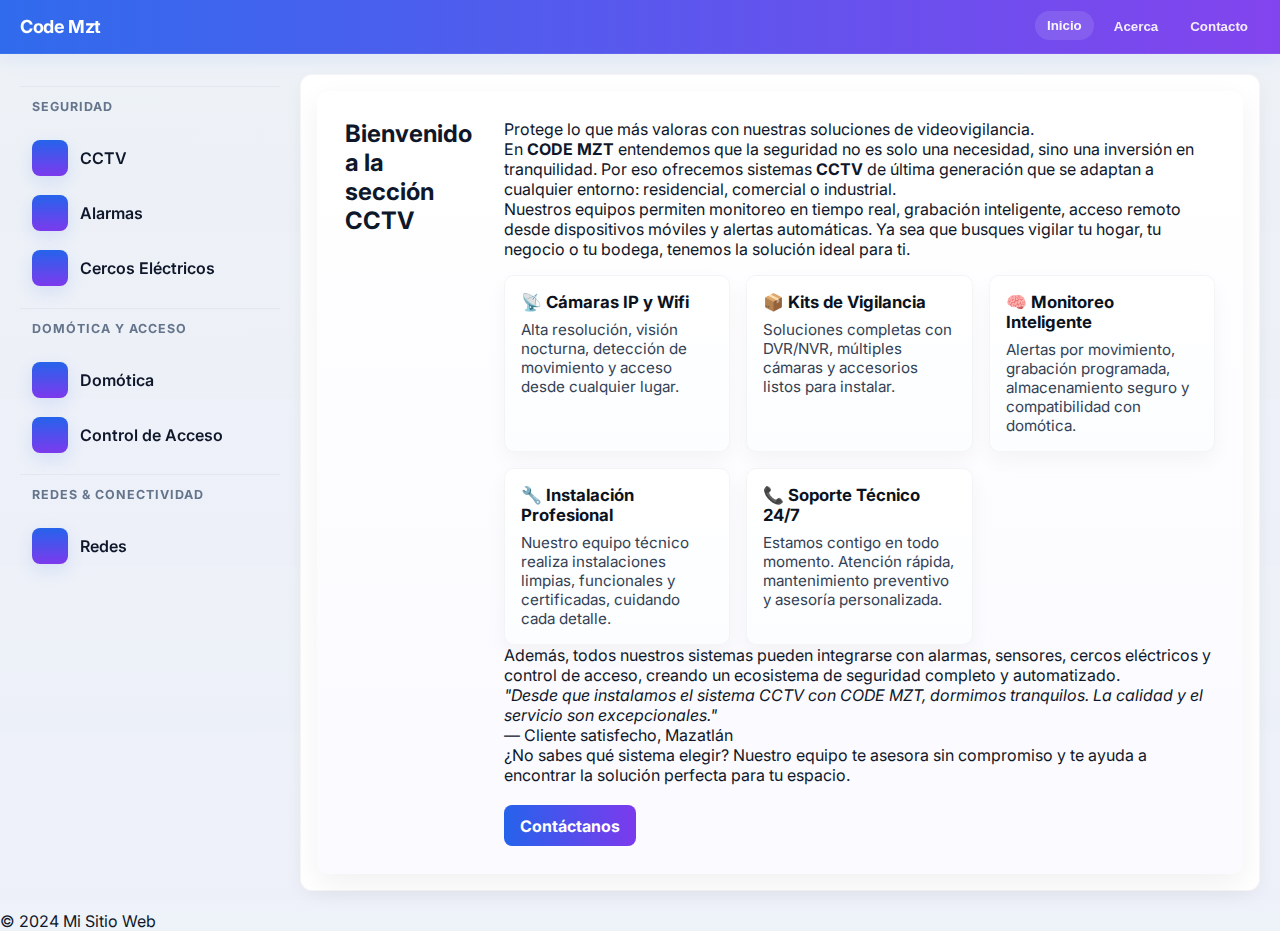
<file: cctv.html>
<!DOCTYPE html>
<html lang="es">
<head>
    <meta charset="UTF-8">
    <meta name="viewport" content="width=device-width, initial-scale=1.0">
    <title>Code mzt</title>
    <!-- Vincula el archivo CSS -->
    <!-- Fuente moderna -->
    <link href="https://fonts.googleapis.com/css2?family=Inter:wght@300;400;600;700&display=swap" rel="stylesheet">
    <link rel="stylesheet" href="Style.css">
</head>
<body>
    <header class="site-header">
        <button id="toggleSidebar" class="sidebar-toggle" aria-label="Alternar barra lateral">☰</button>
        <h1 class="site-title">Code Mzt</h1>
        <nav class="tabs" role="tablist" aria-label="Pestañas principales">
            <button class="tab active" role="tab" data-target="home">Inicio</button>
            <button class="tab" role="tab" data-target="about">Acerca</button>
            <button class="tab" role="tab" data-target="contact">Contacto</button>
        </nav>
    </header>

    <div class="layout">
        <aside class="sidebar" id="sidebar">
            <nav>
                <ul>
                    <li class="section-header">Seguridad</li>
                    <li class="menu-item">
                        <a href="cctv.html" data-nav="cctv">CCTV</a>
                        <ul class="submenu">
                            <li><a href="cctvkit.html">Kits de Vigilancia</a></li>
                            <li><a href="cip.html">Cámaras IP</a></li>
                            <li><a href="dvr.html">DVR/NVR</a></li>
                            <li><a href="cwifi.html">Cámaras Wifi</a></li>
                            <li><a href="acctv.html">Accesorios CCTV</a></li>
                        </ul>
                    </li>
                    <li class="menu-item">
                        <a href="alarma.html" data-nav="Alarmas">Alarmas</a>
                        <ul class="submenu">
                            <li><a href="asensores.html">Sensores</a></li>
                            <li><a href="#paneles">Paneles</a></li>
                            <li><a href="#sirenas">Sirenas</a></li>
                        </ul>
                    </li>
                    <li class="menu-item">
                        <a href="cercos.html" data-nav="Cercos">Cercos Eléctricos</a>
                        <ul class="submenu">
                            <li><a href="#cercos">Cercos</a></li>
                        </ul>
                    </li>
                    <li class="section-header">Domótica y Acceso</li>
                    <li class="menu-item">
                        <a href="domotica.html" data-nav="domotica">Domótica</a>
                        <ul class="submenu">
                            <li><a href="#domotica">Domótica</a></li>
                        </ul>
                    </li>
                    <li class="menu-item">
                        <a href="sca.html" data-nav="sca">Control de Acceso</a>
                        <ul class="submenu">
                            <li><a href="#sca">Control de Acceso</a></li>
                        </ul>
                    </li>
                    <li class="section-header">Redes & Conectividad</li>
                    <li class="menu-item">
                        <a href="redes.html" data-nav="redes">Redes</a>
                        <ul class="submenu">
                            <li><a href="#redes">Redes</a></li>
                        </ul>
                    </li>
                </ul>
            </nav>
        </aside>

        <main class="content">
            <section id="home" class="tab-panel active" role="tabpanel">
                <div class="contenedor">
                    <h2>Bienvenido a la sección CCTV</h2>

                    <div class="cctv-content">
                    <p class="lead">Protege lo que más valoras con nuestras soluciones de videovigilancia.</p>

                    <p>En <strong>CODE MZT</strong> entendemos que la seguridad no es solo una necesidad, sino una inversión en tranquilidad. Por eso ofrecemos sistemas <strong>CCTV</strong> de última generación que se adaptan a cualquier entorno: residencial, comercial o industrial.</p>

                    <p>Nuestros equipos permiten monitoreo en tiempo real, grabación inteligente, acceso remoto desde dispositivos móviles y alertas automáticas. Ya sea que busques vigilar tu hogar, tu negocio o tu bodega, tenemos la solución ideal para ti.</p>

                    <div class="service-grid">
                        <div class="service-card">
                        <h4>📡 Cámaras IP y Wifi</h4>
                        <p>Alta resolución, visión nocturna, detección de movimiento y acceso desde cualquier lugar.</p>
                        </div>
                        <div class="service-card">
                        <h4>📦 Kits de Vigilancia</h4>
                        <p>Soluciones completas con DVR/NVR, múltiples cámaras y accesorios listos para instalar.</p>
                        </div>
                        <div class="service-card">
                        <h4>🧠 Monitoreo Inteligente</h4>
                        <p>Alertas por movimiento, grabación programada, almacenamiento seguro y compatibilidad con domótica.</p>
                        </div>
                        <div class="service-card">
                        <h4>🔧 Instalación Profesional</h4>
                        <p>Nuestro equipo técnico realiza instalaciones limpias, funcionales y certificadas, cuidando cada detalle.</p>
                        </div>
                        <div class="service-card">
                        <h4>📞 Soporte Técnico 24/7</h4>
                        <p>Estamos contigo en todo momento. Atención rápida, mantenimiento preventivo y asesoría personalizada.</p>
                        </div>
                    </div>

                    <p>Además, todos nuestros sistemas pueden integrarse con alarmas, sensores, cercos eléctricos y control de acceso, creando un ecosistema de seguridad completo y automatizado.</p>

                    <blockquote class="testimonial">
                        <p><em>"Desde que instalamos el sistema CCTV con CODE MZT, dormimos tranquilos. La calidad y el servicio son excepcionales."</em></p>
                        <footer>— Cliente satisfecho, Mazatlán</footer>
                    </blockquote>

                    <p>¿No sabes qué sistema elegir? Nuestro equipo te asesora sin compromiso y te ayuda a encontrar la solución perfecta para tu espacio.</p>

                    <div class="about-cta">
                        <a href="#contact" class="cta-button">Contáctanos</a>
                    </div>
                    </div>
                </div>
                </section>

            <section id="about" class="tab-panel" role="tabpanel" hidden>
                <h2>Acerca</h2>
                <div class="about-text">
                    <p class="lead">En CODE, nos apasiona proteger lo que más valoras.</p>

                    <p>Nos dedicamos a brindar soluciones integrales en seguridad para hogares y negocios, trabajando con marcas reconocidas y productos de la más alta calidad.</p>

                    <p>Nuestro compromiso es ofrecerte tranquilidad, confianza y tecnología de punta, adaptándonos a tus necesidades con instalaciones profesionales y atención personalizada.</p>

                    <div class="service-grid" aria-hidden="false">
                        <div class="service-card">
                            <h4>Instalación profesional</h4>
                            <p>Instalamos equipos con certificación y pruebas en sitio, cuidando estética y funcionamiento.</p>
                        </div>
                        <div class="service-card">
                            <h4>Mantenimiento &amp; Soporte</h4>
                            <p>Planes preventivos y soporte técnico rápido para mantener tus sistemas siempre activos.</p>
                        </div>
                        <div class="service-card">
                            <h4>Integración &amp; Automatización</h4>
                            <p>Integramos cámaras, alarmas y control de acceso con plataformas para monitoreo y control remoto.</p>
                        </div>
                    </div>

                    <p>Porque tu seguridad no es un lujo, es una prioridad.</p>

                    <ul class="values-list">
                        <li>Calidad</li>
                        <li>Confianza</li>
                        <li>Soporte 24/7</li>
                    </ul>

                    <div class="about-cta">
                        <a href="#contact" class="cta-button">Contáctanos</a>
                    </div>
                </div>
            </section>

            <section id="contact" class="tab-panel" role="tabpanel" hidden>
                <h2>Contacto</h2>
                <div class="contact-container">
                    <form class="contact-form" id="contactForm">
                        <div class="form-group">
                            <label for="nombre">Nombre completo *</label>
                            <input type="text" id="nombre" name="nombre" required placeholder="Tu nombre completo">
                        </div>

                        <div class="form-group">
                            <label for="empresa">Empresa (opcional)</label>
                            <input type="text" id="empresa" name="empresa" placeholder="Nombre de la empresa">
                        </div>

                        <div class="form-group">
                            <label for="asunto">Asunto *</label>
                            <select id="asunto" name="asunto" required>
                                <option value="">Seleccione una opción</option>
                                <option value="Cotización">Solicitar cotización</option>
                                <option value="Soporte">Soporte técnico</option>
                                <option value="Información">Información general</option>
                            </select>
                        </div>

                        <div class="form-group">
                            <label for="email">Correo electrónico (opcional)</label>
                            <input type="email" id="email" name="email" placeholder="tu@ejemplo.com">
                        </div>

                        <div class="form-group full">
                            <label for="mensaje">Mensaje *</label>
                            <textarea id="mensaje" name="mensaje" rows="5" required placeholder="Cuéntanos brevemente en qué podemos ayudarte..."></textarea>
                        </div>

                        <div class="form-group full">
                            <small class="contact-note">Al enviar aceptas que usemos la información para contactarte. Respetamos tu privacidad.</small>
                        </div>

                        <button type="submit" class="submit-btn">Enviar por WhatsApp</button>
                    </form>
                </div>
            </section>
        </main>
    </div>

    <footer class="site-footer">
        <p>&copy; 2024 Mi Sitio Web</p>
    </footer>

    <!-- Vincula el archivo JavaScript al final del body -->
    <script src="script.js"></script>
</body>
</html>
</file>
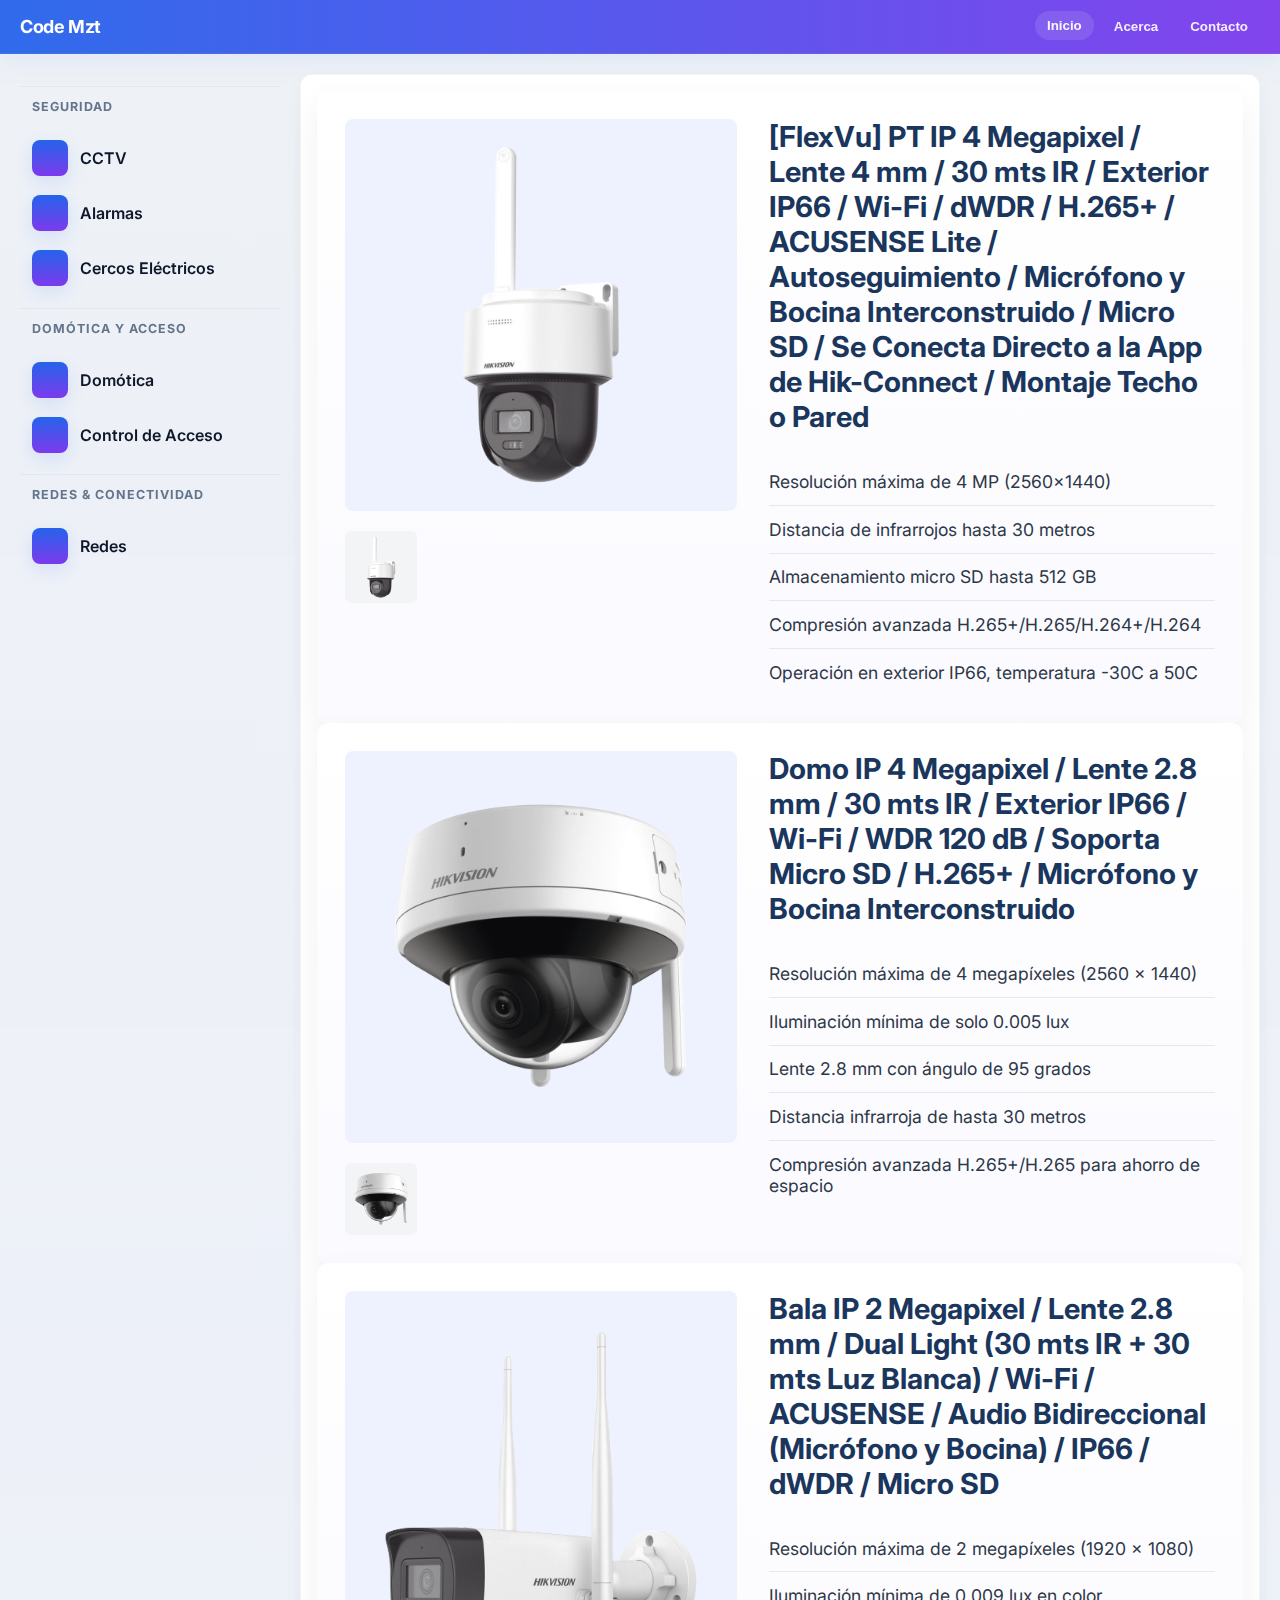
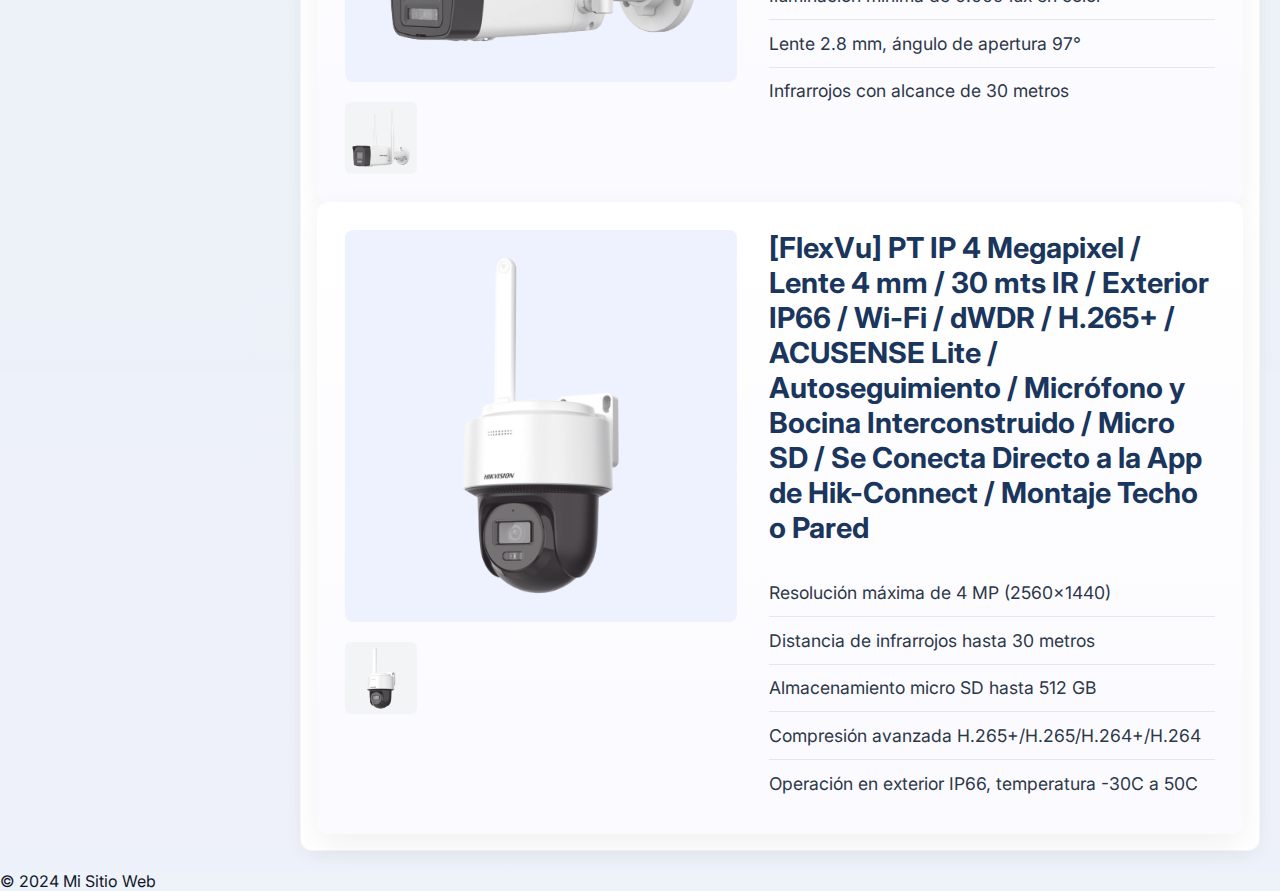
<file: cwifi.html>
<!DOCTYPE html>
<html lang="es">
<head>
    <meta charset="UTF-8">
    <meta name="viewport" content="width=device-width, initial-scale=1.0">
    <title>Code mzt</title>
    <!-- Vincula el archivo CSS -->
    <!-- Fuente moderna -->
    <link href="https://fonts.googleapis.com/css2?family=Inter:wght@300;400;600;700&display=swap" rel="stylesheet">
    <link rel="stylesheet" href="Style.css">
</head>
<body>
    <header class="site-header">
        <button id="toggleSidebar" class="sidebar-toggle" aria-label="Alternar barra lateral">☰</button>
        <h1 class="site-title">Code Mzt</h1>
        <nav class="tabs" role="tablist" aria-label="Pestañas principales">
            <button class="tab active" role="tab" data-target="home">Inicio</button>
            <button class="tab" role="tab" data-target="about">Acerca</button>
            <button class="tab" role="tab" data-target="contact">Contacto</button>
        </nav>
    </header>

    <div class="layout">
        <aside class="sidebar" id="sidebar">
            <nav>
                <ul>
                    <li class="section-header">Seguridad</li>
                    <li class="menu-item">
                        <a href="cctv.html" data-nav="cctv">CCTV</a>
                        <ul class="submenu">
                            <li><a href="cctvkit.html">Kits de Vigilancia</a></li>
                            <li><a href="cip.html">Cámaras IP</a></li>
                            <li><a href="dvr.html">DVR/NVR</a></li>
                            <li><a href="cwifi.html">Cámaras Wifi</a></li>
                            <li><a href="acctv.html">Accesorios CCTV</a></li>
                        </ul>
                    </li>
                    <li class="menu-item">
                        <a href="alarma.html" data-nav="Alarmas">Alarmas</a>
                        <ul class="submenu">
                            <li><a href="asensores.html">Sensores</a></li>
                            <li><a href="#paneles">Paneles</a></li>
                            <li><a href="#sirenas">Sirenas</a></li>
                        </ul>
                    </li>
                    <li class="menu-item">
                        <a href="cercos.html" data-nav="Cercos">Cercos Eléctricos</a>
                        <ul class="submenu">
                            <li><a href="#cercos">Cercos</a></li>
                        </ul>
                    </li>
                    <li class="section-header">Domótica y Acceso</li>
                    <li class="menu-item">
                        <a href="domotica.html" data-nav="domotica">Domótica</a>
                        <ul class="submenu">
                            <li><a href="#domotica">Domótica</a></li>
                        </ul>
                    </li>
                    <li class="menu-item">
                        <a href="sca.html" data-nav="sca">Control de Acceso</a>
                        <ul class="submenu">
                            <li><a href="#sca">Control de Acceso</a></li>
                        </ul>
                    </li>
                    <li class="section-header">Redes & Conectividad</li>
                    <li class="menu-item">
                        <a href="redes.html" data-nav="redes">Redes</a>
                        <ul class="submenu">
                            <li><a href="#redes">Redes</a></li>
                        </ul>
                    </li>
                </ul>
            </nav>
        </aside>

        <main class="content">
            <section id="home" class="tab-panel active" role="tabpanel">
                <div class="contenedor">
                    <div class="imagen-container">
                        <div class="main-display">
                            <img src="Imagenes/cw1.png" alt="Sistema CCTV" class="main-img">
                        </div>
                        <div class="thumbnails">
                            <div class="thumbnail">
                                <img src="Imagenes/cw1.png" alt="Sistema CCTV" class="thumb-img">
                            </div>
                        </div>
                        <!-- Botón de selección eliminado: ahora se selecciona la imagen haciendo clic en la miniatura -->
                    </div>
                    <div class="texto">
                        <h2>[FlexVu] PT IP 4 Megapixel / Lente 4 mm / 30 mts IR / Exterior IP66 / Wi-Fi / dWDR / H.265+ / ACUSENSE Lite / Autoseguimiento / Micrófono y Bocina Interconstruido / Micro SD / Se Conecta Directo a la App de Hik-Connect / Montaje Techo o Pared</h2>
                        <div class="especificaciones">
                            <ul>
                                <li>Resolución máxima de 4 MP (2560x1440)</li>
                                <li>Distancia de infrarrojos hasta 30 metros</li>
                                <li>Almacenamiento micro SD hasta 512 GB</li>
                                <li>Compresión avanzada H.265+/H.265/H.264+/H.264</li>
                                <li>Operación en exterior IP66, temperatura -30C a 50C</li>
                            </ul>
                        </div>
                    </div>
                </div>
                <div class="contenedor">
                    <div class="imagen-container">
                        <div class="main-display">
                            <img src="Imagenes/cw2.png" alt="Sistema CCTV" class="main-img">
                        </div>
                        <div class="thumbnails">
                            <div class="thumbnail">
                                <img src="Imagenes/cw2.png" alt="Sistema CCTV" class="thumb-img">
                            </div>
                        </div>
                        <!-- Botón de selección eliminado: ahora se selecciona la imagen haciendo clic en la miniatura -->
                    </div>
                    <div class="texto">
                        <h2>Domo IP 4 Megapixel / Lente 2.8 mm / 30 mts IR / Exterior IP66 / Wi-Fi / WDR 120 dB / Soporta Micro SD / H.265+ / Micrófono y Bocina Interconstruido</h2>
                        <div class="especificaciones">
                            <ul>
                                <li>Resolución máxima de 4 megapíxeles (2560 x 1440)</li>
                                <li>Iluminación mínima de solo 0.005 lux</li>
                                <li>Lente 2.8 mm con ángulo de 95 grados</li>
                                <li>Distancia infrarroja de hasta 30 metros</li>
                                <li>Compresión avanzada H.265+/H.265 para ahorro de espacio</li>
                            </ul>
                        </div>
                    </div>
                </div>
                <div class="contenedor">
                    <div class="imagen-container">
                        <div class="main-display">
                            <img src="Imagenes/cw3.png" alt="Sistema CCTV" class="main-img">
                        </div>
                        <div class="thumbnails">
                            <div class="thumbnail">
                                <img src="Imagenes/cw3.png" alt="Sistema CCTV" class="thumb-img">
                            </div>
                        </div>
                        <!-- Botón de selección eliminado: ahora se selecciona la imagen haciendo clic en la miniatura -->
                    </div>
                    <div class="texto">
                        <h2>Bala IP 2 Megapixel / Lente 2.8 mm / Dual Light (30 mts IR + 30 mts Luz Blanca) / Wi-Fi / ACUSENSE / Audio Bidireccional (Micrófono y Bocina) / IP66 / dWDR / Micro SD</h2>
                        <div class="especificaciones">
                            <ul>
                                <li>Resolución máxima de 2 megapíxeles (1920 x 1080)</li>
                                <li>Iluminación mínima de 0.009 lux en color</li>
                                <li>Lente 2.8 mm, ángulo de apertura 97°</li>
                                <li>Infrarrojos con alcance de 30 metros</li>
                            </ul>
                        </div>
                    </div>
                </div>
                <div class="contenedor">
                    <div class="imagen-container">
                        <div class="main-display">
                            <img src="Imagenes/cw4.png" alt="Sistema CCTV" class="main-img">
                        </div>
                        <div class="thumbnails">
                            <div class="thumbnail">
                                <img src="Imagenes/cw4.png" alt="Sistema CCTV" class="thumb-img">
                            </div>
                        </div>
                        <!-- Botón de selección eliminado: ahora se selecciona la imagen haciendo clic en la miniatura -->
                    </div>
                    <div class="texto">
                        <h2>[FlexVu] PT IP 4 Megapixel / Lente 4 mm / 30 mts IR / Exterior IP66 / Wi-Fi / dWDR / H.265+ / ACUSENSE Lite / Autoseguimiento / Micrófono y Bocina Interconstruido / Micro SD / Se Conecta Directo a la App de Hik-Connect / Montaje Techo o Pared</h2>
                        <div class="especificaciones">
                            <ul>
                                <li>Resolución máxima de 4 MP (2560x1440)</li>
                                <li>Distancia de infrarrojos hasta 30 metros</li>
                                <li>Almacenamiento micro SD hasta 512 GB</li>
                                <li>Compresión avanzada H.265+/H.265/H.264+/H.264</li>
                                <li>Operación en exterior IP66, temperatura -30C a 50C</li>
                            </ul>
                        </div>
                    </div>
                </div>
            </section>

            <section id="about" class="tab-panel" role="tabpanel" hidden>
                <h2>Acerca</h2>
                <div class="about-text">
                    <p class="lead">En CODE, nos apasiona proteger lo que más valoras.</p>

                    <p>Nos dedicamos a brindar soluciones integrales en seguridad para hogares y negocios, trabajando con marcas reconocidas y productos de la más alta calidad.</p>

                    <p>Nuestro compromiso es ofrecerte tranquilidad, confianza y tecnología de punta, adaptándonos a tus necesidades con instalaciones profesionales y atención personalizada.</p>

                    <div class="service-grid" aria-hidden="false">
                        <div class="service-card">
                            <h4>Instalación profesional</h4>
                            <p>Instalamos equipos con certificación y pruebas en sitio, cuidando estética y funcionamiento.</p>
                        </div>
                        <div class="service-card">
                            <h4>Mantenimiento &amp; Soporte</h4>
                            <p>Planes preventivos y soporte técnico rápido para mantener tus sistemas siempre activos.</p>
                        </div>
                        <div class="service-card">
                            <h4>Integración &amp; Automatización</h4>
                            <p>Integramos cámaras, alarmas y control de acceso con plataformas para monitoreo y control remoto.</p>
                        </div>
                    </div>

                    <p>Porque tu seguridad no es un lujo, es una prioridad.</p>

                    <ul class="values-list">
                        <li>Calidad</li>
                        <li>Confianza</li>
                        <li>Soporte 24/7</li>
                    </ul>

                    <div class="about-cta">
                        <a href="#contact" class="cta-button">Contáctanos</a>
                    </div>
                </div>
            </section>

            <section id="contact" class="tab-panel" role="tabpanel" hidden>
                <h2>Contacto</h2>
                <div class="contact-container">
                    <form class="contact-form" id="contactForm">
                        <div class="form-group">
                            <label for="nombre">Nombre completo *</label>
                            <input type="text" id="nombre" name="nombre" required placeholder="Tu nombre completo">
                        </div>

                        <div class="form-group">
                            <label for="empresa">Empresa (opcional)</label>
                            <input type="text" id="empresa" name="empresa" placeholder="Nombre de la empresa">
                        </div>

                        <div class="form-group">
                            <label for="asunto">Asunto *</label>
                            <select id="asunto" name="asunto" required>
                                <option value="">Seleccione una opción</option>
                                <option value="Cotización">Solicitar cotización</option>
                                <option value="Soporte">Soporte técnico</option>
                                <option value="Información">Información general</option>
                            </select>
                        </div>

                        <div class="form-group">
                            <label for="email">Correo electrónico (opcional)</label>
                            <input type="email" id="email" name="email" placeholder="tu@ejemplo.com">
                        </div>

                        <div class="form-group full">
                            <label for="mensaje">Mensaje *</label>
                            <textarea id="mensaje" name="mensaje" rows="5" required placeholder="Cuéntanos brevemente en qué podemos ayudarte..."></textarea>
                        </div>

                        <div class="form-group full">
                            <small class="contact-note">Al enviar aceptas que usemos la información para contactarte. Respetamos tu privacidad.</small>
                        </div>

                        <button type="submit" class="submit-btn">Enviar por WhatsApp</button>
                    </form>
                </div>
            </section>
        </main>
    </div>

    <footer class="site-footer">
        <p>&copy; 2024 Mi Sitio Web</p>
    </footer>

    <!-- Vincula el archivo JavaScript al final del body -->
    <script src="script.js"></script>
</body>
</html>
</file>
<file: Style.css>
/* Reset ligero */
* { box-sizing: border-box; margin: 0; padding: 0; }

:root{
    --bg-1: #f6f8fb;
    --surface: #ffffff;
    --muted: #64748b;
    --text: #0f172a;
    --accent: #2563eb; /* azul */
    --accent-2: #7c3aed; /* violeta secundario */
    --card-shadow: 0 10px 30px rgba(2,6,23,0.06);
    --soft-shadow: 0 6px 18px rgba(2,6,23,0.04);
    /* Hero image - example optimized variants (picsum). Replace with your own images if desired.
       Large: 1600x900, Medium: 1024x576, Small: 640x360 */
    --hero-image-large: url('https://picsum.photos/id/1011/1600/900');
    --hero-image-medium: url('https://picsum.photos/id/1011/1024/576');
    --hero-image-small: url('https://picsum.photos/id/1011/640/360');
    /* default hero image used by .layout::before (will be overridden by media queries) */
    --hero-image: var(--hero-image-large);
    --hero-opacity: 0.12; /* tweak to increase/decrease hero visibility */
    /* header offset used by sticky sidebar and fixed sidebar on mobile */
    --header-offset: 60px;
}

body {
    font-family: 'Inter', -apple-system, BlinkMacSystemFont, "Segoe UI", Roboto, "Helvetica Neue", Arial;
    color: var(--text);
    background: radial-gradient(1200px 600px at 10% 10%, rgba(238,246,255,0.06), transparent 20%),
                linear-gradient(180deg, #f4f7fb 0%, #eef2f9 100%);
    min-height: 100vh;
    -webkit-font-smoothing: antialiased;
    -moz-osx-font-smoothing: grayscale;
}

/* Header */
.site-header {
    display: flex;
    align-items: center;
    gap: 1rem;
    padding: 0.75rem 1.25rem;
    background: linear-gradient(90deg, rgba(37,99,235,0.95), rgba(124,58,237,0.95));
    color: white;
    box-shadow: 0 6px 20px rgba(37,99,235,0.06);
    position: sticky;
    top: 0;
    z-index: 50;
    border-bottom: 1px solid rgba(255,255,255,0.06);
}

.site-title { font-size: 1.125rem; font-weight:700; letter-spacing: -0.02em; }

.sidebar-toggle {
  font-size: 1.25rem;
  background: transparent;
  border: none;
  cursor: pointer;
  display: none; /* se muestra en móvil */
}

/* Tabs */
.tabs {
    margin-left: auto;
    display: flex;
    gap: 0.5rem;
}

.tab {
    background: transparent;
    border: none;
    padding: 0.45rem 0.75rem;
    cursor: pointer;
    border-radius: 999px;
    color: rgba(255,255,255,0.95);
    font-weight: 600;
    opacity: 0.95;
}

.tab.active,
.tab:hover {
    background: rgba(255,255,255,0.12);
    color: #fff;
    transform: translateY(-1px);
}

/* Layout: sidebar + content */
.layout {
    display: grid;
    grid-template-columns: 260px 1fr;
    gap: 1.25rem;
    padding: 1.25rem;
}

/* Hero background placed behind the layout using a pseudo element.
     It uses --hero-image; put a file named hero.jpg in the project root or
     change the variable to an absolute URL. The overlay keeps text legible. */
.layout {
    position: relative;
    z-index: 0;
}

.layout::before {
    content: '';
    position: absolute;
    inset: 0;
    pointer-events: none;
    z-index: 0;
    background-image: linear-gradient(180deg, rgba(7,27,77,0.22), rgba(124,58,237,0.06)), var(--hero-image);
    background-size: cover;
    background-position: center center;
    opacity: var(--hero-opacity);
    filter: saturate(1.05) contrast(0.95) blur(0.6px);
}

/* Responsive adjustments: use smaller hero images and reduce/hide on small screens */
@media (max-width: 900px) {
    :root { --hero-image: var(--hero-image-medium); --hero-opacity: 0.08; }
    .layout::before { background-position: center top; }
}

/* Mobile overlay shown behind the sidebar when open to dim content and allow tap-to-close */
.mobile-overlay {
    position: fixed;
    inset: 0;
    background: rgba(0,0,0,0.35);
    z-index: 9998; /* ensure overlay is below the sidebar but above content */
}

/* Slightly larger tap targets on very small screens */
@media (max-width: 600px) {
    .tab { padding: 0.6rem 0.9rem; font-size: 1rem; }
    .sidebar a { padding: 0.9rem 0.85rem; }
    .sidebar a[data-nav]::before { width: 40px; height: 40px; font-size: 0.9rem; }
}

/* ensure mobile sidebar sits above overlay and other elements */
@media (max-width: 900px) {
    .sidebar { z-index: 9999; }
}

@media (max-width: 480px) {
    /* hide hero on very small screens to prioritize content and performance */
    :root { --hero-image: var(--hero-image-small); --hero-opacity: 0.03; }
    .layout::before { opacity: 0.03; filter: blur(0.8px) saturate(0.95); }
}

.sidebar ul { list-style: none; }
.sidebar a {
    display: flex;
    align-items: center;
    gap: 0.75rem;
    padding: 0.6rem 0.75rem;
    color: var(--text);
    text-decoration: none;
    border-radius: 8px;
    font-weight: 600;
    transition: background .18s ease, transform .12s ease, color .15s ease;
}

.sidebar a:hover {
    background: linear-gradient(90deg, rgba(37,99,235,0.06), rgba(124,58,237,0.03));
    color: var(--accent);
    transform: translateX(3px);
}

/* Small circular icon for main links that have data-nav attribute */
.sidebar a[data-nav]::before {
    /* show a single initial to avoid overflow */
    content: attr(data-initial);
    display: inline-flex;
    align-items: center;
    justify-content: center;
    width: 36px;
    height: 36px;
    border-radius: 8px;
    background: linear-gradient(180deg,var(--accent),var(--accent-2));
    color: #fff;
    font-size: 0.78rem;
    text-transform: uppercase;
    letter-spacing: -0.02em;
    box-shadow: 0 6px 18px rgba(37,99,235,0.12);
    overflow: hidden;
    white-space: nowrap;
}

/* Active state for top-level links - highlight the current section */
.sidebar a.active,
.sidebar a[aria-current='page'] {
    background: linear-gradient(90deg, rgba(37,99,235,0.12), rgba(124,58,237,0.06));
    color: var(--accent);
    box-shadow: inset 0 0 0 1px rgba(37,99,235,0.04);
}

.sidebar .menu-item {
    position: relative;
    width: 100%;
}


.submenu {
    display: none;
    position: absolute;
    left: 100%;
    top: 0;
    min-width: 220px;
    background: linear-gradient(180deg, rgba(255,255,255,0.98), rgba(250,250,255,0.96));
    border: 1px solid rgba(2,6,23,0.04);
    border-radius: 10px;
    box-shadow: 0 12px 30px rgba(2,6,23,0.08);
    padding: 0.5rem 0.25rem;
    z-index: 1000;
    margin-left: 8px;
    transform: translateX(-6px);
    opacity: 0;
    transition: transform 180ms ease, opacity 160ms ease;
}

.menu-item:hover > .submenu {
    display: block;
    transform: translateX(0);
    opacity: 1;
}

/* When a menu-item is explicitly opened (via JS) show its submenu as well
   This complements :hover behavior for touch devices */
.menu-item.open > .submenu {
    display: block;
    transform: translateX(0);
    opacity: 1;
}

.submenu li a {
    padding: 0.5rem 0.75rem;
    display: block;
    color: var(--muted);
    font-weight: 600;
    border-radius: 8px;
}

.submenu li a:hover { background: rgba(37,99,235,0.04); color: var(--accent); }

.submenu li a {
    padding: 0.5rem 1rem;
    color: #374151;
    text-decoration: none;
    display: block;
    white-space: nowrap;
}

/* Section headers inside sidebar */
.section-header {
    display: block;
    padding: 0.75rem 0.75rem;
    color: var(--muted);
    font-size: 0.78rem;
    font-weight: 700;
    text-transform: uppercase;
    letter-spacing: 0.08em;
    margin-top: 0.75rem;
    margin-bottom: 0.25rem;
    border-top: 1px solid rgba(2,6,23,0.04);
}

.submenu li a:hover {
    background: #f3f4f6;
}

/* Content area */
.content { min-height: 60vh; }

.tab-panel { background: var(--surface); border: 1px solid rgba(2,6,23,0.04); padding: 1rem; border-radius: 12px; box-shadow: var(--soft-shadow); position: relative; z-index: 2; }

/* Responsive */
@media (max-width: 900px) {
    .layout { grid-template-columns: 1fr; }
    /* use header offset variable so spacing matches header height; reduce layout padding on small screens */
    .sidebar { position: fixed; left: 0; top: var(--header-offset); bottom: 0; width: 240px; transform: translateX(-110%); transition: transform .25s ease; z-index: 20; box-shadow: 0 6px 18px rgba(0,0,0,0.08); }
    .layout { padding: 0.75rem; }
  .sidebar.open { transform: translateX(0); }
  .sidebar-toggle { display: inline-block; }
  /* cuando el sidebar está abierto, evita scroll en el contenido subyacente (opcional) */
  body.noscroll { overflow: hidden; }
}
.mi-imagen {
  width: 300px;
  height: 300px;
  text-align: center;
  align-items: center;
}

.contenedor {
    display: flex;
    gap: 2rem;
    padding: 1.75rem;
    background: linear-gradient(180deg, var(--surface), rgba(250,250,255,0.98));
    border-radius: 12px;
    box-shadow: var(--card-shadow);
    align-items: flex-start;
    position: relative;
    z-index: 2; /* ensure cards are above the hero background */
}

.imagen-container {
    flex: 0 0 45%;
}

.mi-imagen {
    width: 100%;
    height: auto;
    border-radius: 8px;
}

/* Thumbnails area for multiple images */
.thumbnails {
    display: flex;
    gap: 0.5rem;
    flex-wrap: wrap;
    margin-top: 0.75rem;
}

.thumbnail {
    position: relative;
    width: 72px;
    height: 72px;
    border-radius: 6px;
    overflow: hidden;
    background: #f3f4f6;
    flex: 0 0 auto;
}

.thumbnail img { width: 100%; height: 100%; object-fit: cover; display: block; transition: transform 200ms ease, filter 180ms ease; }

.thumbnail.selected {
    outline: 2px solid var(--accent);
    box-shadow: 0 6px 18px rgba(37,99,235,0.12);
    transform: translateY(-2px);
}

.thumb-img { cursor: pointer; }
.thumbnail:hover img { transform: scale(1.06); filter: saturate(1.05); }

.remove-btn {
    position: absolute;
    top: 4px;
    right: 4px;
    background: rgba(0,0,0,0.55);
    color: #fff;
    border: none;
    border-radius: 50%;
    width: 20px;
    height: 20px;
    font-size: 12px;
    display: flex;
    align-items: center;
    justify-content: center;
    cursor: pointer;
}

.file-label { display: none; }

.imagen-container { display: flex; flex-direction: column; gap: 0.5rem; }

/* Main display (large) */
.main-display {
    width: 100%;
    max-width: 420px;
    height: auto;
    border-radius: 8px;
    overflow: hidden;
    background: #eef2ff;
    display: flex;
    align-items: center;
    justify-content: center;
}

.main-display .main-img {
    width: 100%;
    height: auto;
    display: block;
    object-fit: contain;
    opacity: 1;
    transition: opacity 240ms ease-in-out;
    will-change: opacity;
}

.texto {
    flex: 1;
}

.texto h2 {
    color: #1a365d;
    margin-bottom: 1.5rem;
    font-size: 1.8rem;
}

.especificaciones ul {
    list-style: none;
    padding: 0;
}

.especificaciones li {
    padding: 0.8rem 0;
    font-size: 1.1rem;
    color: #2d3748;
    border-bottom: 1px solid #e2e8f0;
}

.especificaciones li:last-child {
    border-bottom: none;
}

@media (max-width: 768px) {
    .contenedor {
        flex-direction: column;
        padding: 1rem;
    }
    
    .imagen-container {
        flex: 0 0 100%;
    }
}

/* Ajustes para el sidebar y menú flotante */
.sidebar {
    /* Mantener la barra lateral fija en su lugar al hacer scroll en pantallas de escritorio. */
    position: sticky;
    /* use the header offset variable so this follows header height; default falls back to 72px */
    top: var(--header-offset, 72px);
    align-self: start; /* evita que la barra se estire cuando el grid cambia */
    z-index: 30; /* por debajo del header (header tiene z-index:50) */
    /* Permitimos que los submenús se muestren fuera de la barra lateral (no recortarlos) */
    overflow: visible; /* conserva el comportamiento previo para que los submenus queden fuera */
    max-height: calc(100vh - var(--header-offset, 72px)); /* opcional: limita la altura total disponible de la barra */
}

.menu-item {
    position: relative;
    width: 100%;
}

.submenu {
    display: none;
    position: absolute;
    left: 100%;
    top: 0;
    min-width: 200px;
    background: #fff;
    border: 1px solid #e5e7eb;
    border-radius: 6px;
    box-shadow: 0 4px 6px rgba(0,0,0,0.1);
    padding: 0.5rem 0;
    z-index: 1000; /* Aumentado para asegurar que esté por encima */
    margin-left: 5px; /* Espacio entre menú principal y submenú */
}

.menu-item:hover > .submenu {
    display: block;
}

/* Ajuste responsive para móviles */
@media (max-width: 900px) {
    .submenu {
        position: static;
        margin-left: 1rem;
        box-shadow: none;
        border-left: 2px solid #e5e7eb;
        margin-top: 0.5rem;
        margin-bottom: 0.5rem;
    }
}

/* Estilos para el formulario de contacto */
.contact-container {
    display: grid;
    grid-template-columns: 300px 1fr;
    gap: 2rem;
    max-width: 1000px;
    margin: 0 auto;
    padding: 2rem;
}

.contact-info {
    background: #f8fafc;
    padding: 2rem;
    border-radius: 8px;
}

.contact-info h3 {
    margin-bottom: 1.5rem;
    color: #1e293b;
}

.contact-info p {
    margin-bottom: 1rem;
    color: #64748b;
}

.contact-form {
    display: flex;
    flex-direction: column;
    gap: 1.5rem;
}

.form-group {
    display: flex;
    flex-direction: column;
    gap: 0.5rem;
}

.form-group label {
    color: #374151;
    font-weight: 500;
}

.form-group input,
.form-group select,
.form-group textarea {
    padding: 0.75rem;
    border: 1px solid #e2e8f0;
    border-radius: 6px;
    font-size: 1rem;
}

.form-group input:focus,
.form-group select:focus,
.form-group textarea:focus {
    outline: none;
    border-color: #3b82f6;
    box-shadow: 0 0 0 3px rgba(59, 130, 246, 0.1);
}

.submit-btn {
    background: #3b82f6;
    color: white;
    padding: 0.75rem 1.5rem;
    border: none;
    border-radius: 6px;
    font-weight: 500;
    cursor: pointer;
    transition: background-color 0.2s;
}

.submit-btn:hover {
    background: #2563eb;
}

/* Responsive */
@media (max-width: 768px) {
    .contact-container {
        grid-template-columns: 1fr;
    }
}

/* Improved contact form styles */
.contact-container { max-width: 1000px; margin: 0 auto; }
.contact-form {
    display: grid;
    grid-template-columns: 1fr 1fr;
    gap: 0.75rem;
    background: linear-gradient(180deg,#ffffff,#fbfdff);
    padding: 1rem;
    border-radius: 10px;
    border: 1px solid rgba(2,6,23,0.04);
}
.contact-form .form-group { display: flex; flex-direction: column; }
.contact-form .form-group.full { grid-column: 1 / -1; }
.contact-form label { font-weight: 600; color: #0f172a; margin-bottom: 0.35rem; }
.contact-form input,
.contact-form select,
.contact-form textarea {
    padding: 0.75rem;
    border: 1px solid #e6eef9;
    border-radius: 8px;
    background: #fbfdff;
    transition: box-shadow .12s ease, border-color .12s ease;
}
.contact-form input:focus,
.contact-form select:focus,
.contact-form textarea:focus {
    outline: none;
    border-color: var(--accent);
    box-shadow: 0 6px 20px rgba(37,99,235,0.08);
}
.contact-form .submit-btn { grid-column: 1 / -1; justify-self: start; }
.contact-note { font-size: 0.95rem; color: var(--muted); margin-top: 0.5rem; }

@media (max-width: 900px) {
    .contact-form { grid-template-columns: 1fr; }
    .contact-form .submit-btn { width: 100%; }
}

/* Enhanced About section styles (appended) */
.about-text {
    max-width: 980px;
    margin: 0.5rem 0 1.5rem 0;
    color: #0f172a;
    line-height: 1.7;
    font-size: 1rem;
}
.about-text .lead {
    font-size: 1.125rem;
    color: #0b1220;
    font-weight: 600;
    margin-bottom: 0.75rem;
}
.about-text p { margin-bottom: 0.9rem; }

.service-grid {
    display: grid;
    grid-template-columns: repeat(3, 1fr);
    gap: 1rem;
    margin-top: 1rem;
}
.service-card {
    background: linear-gradient(180deg, #fff, #fbfdff);
    border: 1px solid rgba(2,6,23,0.04);
    padding: 1rem;
    border-radius: 10px;
    box-shadow: 0 8px 20px rgba(2,6,23,0.04);
}
.service-card h4 { margin-bottom: 0.5rem; color: #0b1220; font-size: 1.05rem; }
.service-card p { margin: 0; color: #334155; font-size: 0.95rem; }

.values-list {
    display: flex;
    gap: 1rem;
    margin-top: 1.25rem;
    padding: 0;
}
.values-list li {
    list-style: none;
    background: rgba(37,99,235,0.06);
    color: var(--accent);
    padding: 0.5rem 0.75rem;
    border-radius: 999px;
    font-weight: 700;
}

.about-cta { margin-top: 1.25rem; }
.cta-button {
    display: inline-block;
    background: linear-gradient(90deg,var(--accent),var(--accent-2));
    color: #fff;
    padding: 0.65rem 1rem;
    border-radius: 8px;
    text-decoration: none;
    font-weight: 700;
}

@media (max-width: 900px) {
    .service-grid { grid-template-columns: repeat(2, 1fr); }
}
@media (max-width: 600px) {
    .service-grid { grid-template-columns: 1fr; }
    .values-list { flex-direction: column; }
    .about-text { padding-right: 1rem; padding-left: 1rem; }
}

/* Additional responsive refinements to make the system adapt smoothly */
@media (max-width: 1200px) {
    /* slightly reduce hero visibility on medium desktops */
    :root { --hero-opacity: 0.10; }
    .layout { gap: 1rem; }
}

@media (max-width: 900px) {
    /* header: reduce padding and font sizes on tablet */
    .site-header { padding: 0.6rem 0.9rem; }
    .site-title { font-size: 1rem; }
    .tabs { gap: 0.35rem; }
    .tab { padding: 0.35rem 0.6rem; font-size: 0.95rem; }

    /* content spacing: reduce top/bottom padding to bring content up */
        .layout { padding-top: 0.35rem; padding-bottom: 0.35rem; }
    .contenedor { padding: 1rem; gap: 1rem; }

    /* make main display more fluid on narrower viewports */
    .main-display { max-width: 100%; }
    .main-display .main-img { width: 100%; height: auto; }

    /* thumbnails slightly smaller on tablets */
    .thumbnail { width: 60px; height: 60px; }
    .thumbnail img { object-fit: cover; }

        /* avoid collapsing margins creating extra space under sticky header */
        .tab-panel { margin-top: 0; }
        .tab-panel h2 { margin-top: 0.25rem; margin-bottom: 0.8rem; }
}

@media (max-width: 600px) {
    /* mobile: remove most hero visual weight to prioritize content */
    :root { --hero-opacity: 0.02; }
    .layout::before { opacity: 0.02; filter: blur(1px); }

    .site-header { padding: 0.5rem 0.75rem; }
    .site-title { font-size: 0.95rem; }

    /* layout padding very small to avoid large gaps */
    .layout { padding: 0.5rem; }

    .contenedor { gap: 0.6rem; }
    .texto h2 { font-size: 1.35rem; margin-bottom: 0.9rem; }

    /* thumbnails even smaller on phones */
    .thumbnail { width: 48px; height: 48px; }

    /* contact form: make fields stacked and comfortable on narrow screens */
    .contact-container { padding: 1rem; }
    .contact-form { grid-template-columns: 1fr; gap: 0.6rem; padding: 0.75rem; }
    .contact-form .submit-btn { width: 100%; }

    /* service cards should be single column and compact */
    .service-grid { grid-template-columns: 1fr; gap: 0.75rem; }
    .service-card { padding: 0.85rem; }

        /* further reduce heading margins and ensure content sits close to header */
        .tab-panel { margin-top: 0; }
        .tab-panel h2 { margin-top: 0.15rem; margin-bottom: 0.6rem; font-size: 1.1rem; }
}

@media (max-width: 420px) {
    /* very small screens: hide pseudo-hero entirely to avoid any perceived spacing */
    .layout::before { display: none; }
    .site-header { padding: 0.45rem 0.6rem; }
    .site-title { font-size: 0.9rem; }
    .layout { padding: 0.5rem 0.5rem 0.75rem 0.5rem; }
}
@media (max-width: 900px) {
    .sidebar {
        position: fixed !important;
        top: var(--header-offset) !important;
        max-height: none !important;
    }
}
@media (max-width: 600px) {
    .contenedor {
        padding: 0.75rem !important;
        gap: 0.5rem !important;
    }
}
@media (max-width: 480px) {
    .main-display {
        max-width: 100% !important;
    }
}
.submenu { display: none; }
.submenu.open { display: block; }

/* si quieres tambien que el li refleje el estado */
.menu-item.submenu-open > a { /* estilos visuales opcionales */ }
</file>
